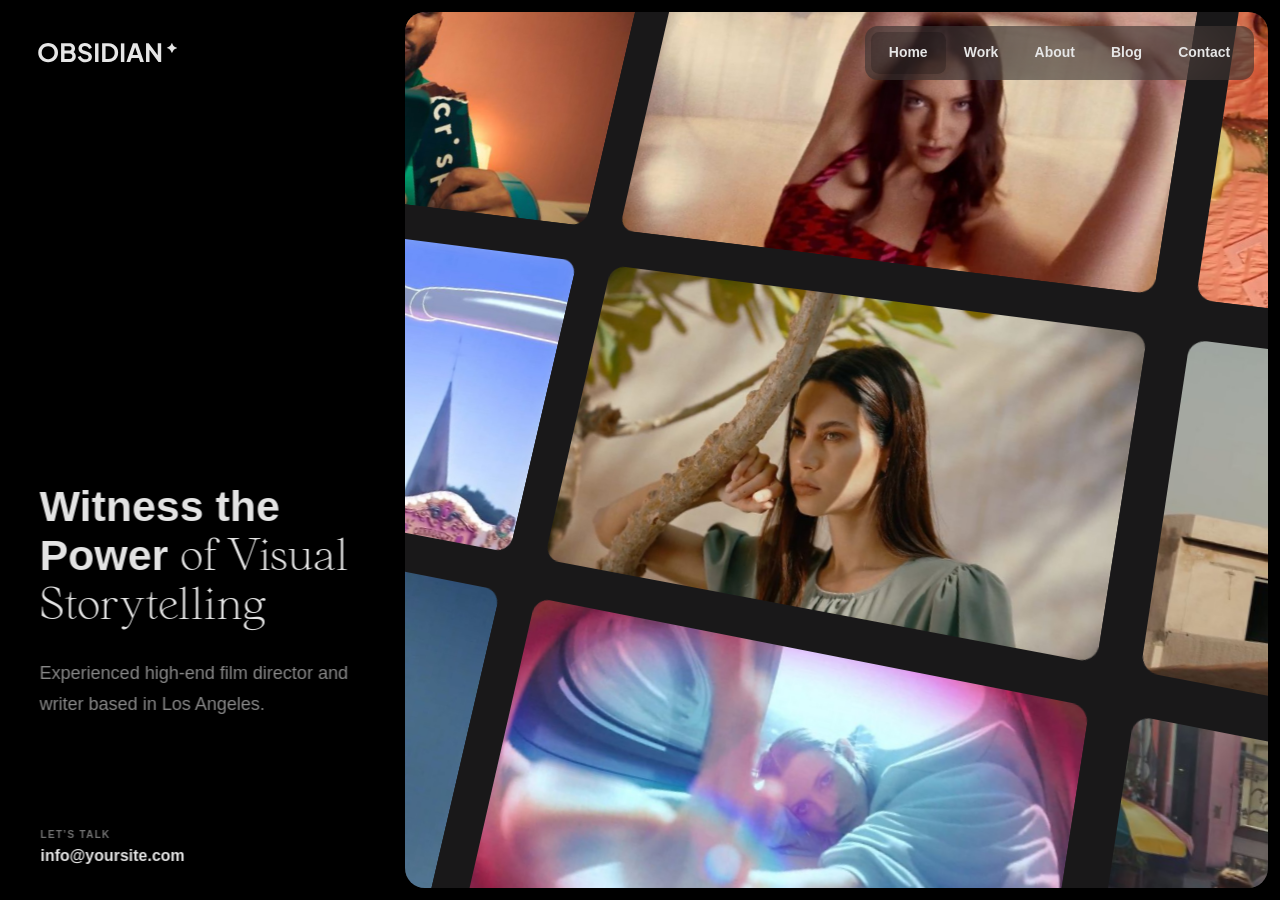
<file: index.html>
﻿<!doctype html>
<html
  data-wf-domain=""
  data-wf-page="640d124abc45fd7ad4362056"
  data-wf-site="640d124abc45fd23e3362055"
  lang="en"
>
  <head>
    <meta charset="utf-8" />
    <link
      href="https://assets-global.website-files.com"
      rel="preconnect"
      crossorigin="anonymous"
    />
    <title>Home A - Obsidian - Webflow HTML website template</title>
   
    <link
      href="640d124abc45fd23e3362055/css/obsidian-template.webflow.c4ac5a4dd.css"
      rel="stylesheet"
      type="text/css"
    />
    <style>
      @media (min-width: 992px) {
        html.w-mod-js:not(.w-mod-ix)
          [data-w-id="c00226a1-080f-97d5-c786-23ac7da40f17"] {
          display: none;
        }
        html.w-mod-js:not(.w-mod-ix)
          [data-w-id="e2a44cb6-e23a-4745-e5c8-bd9204df7cf8"] {
          display: none;
        }
        html.w-mod-js:not(.w-mod-ix)
          [data-w-id="79108424-ea6e-323f-866f-b333f4e87508"] {
          display: none;
        }
        html.w-mod-js:not(.w-mod-ix)
          [data-w-id="8a4515c9-85a3-04eb-a4a5-ff5b5ddcc27b"] {
          display: none;
        }
        html.w-mod-js:not(.w-mod-ix)
          [data-w-id="8cc8b5f5-9e67-e88c-939f-081a75c57fda"] {
          display: none;
        }
        html.w-mod-js:not(.w-mod-ix)
          [data-w-id="189b958c-2945-7767-a0ac-5aa33b1cf825"] {
          display: none;
        }
        html.w-mod-js:not(.w-mod-ix)
          [data-w-id="c58d7300-d47f-84b5-0d4f-40c5e1c8fc5c"] {
          display: none;
        }
        html.w-mod-js:not(.w-mod-ix)
          [data-w-id="5615d716-8473-c162-eca5-1d82ffa6352e"] {
          display: none;
        }
        html.w-mod-js:not(.w-mod-ix)
          [data-w-id="080e7087-2034-2301-c999-af29f7a0cfb1"] {
          display: none;
        }
        html.w-mod-js:not(.w-mod-ix)
          [data-w-id="9b013d1b-4711-8f84-bf77-8ffdc65b6436"] {
          -webkit-transform: translate3d(0, 0, 0) scale3d(1, 1, 1)
            rotateX(11deg) rotateY(-11deg) rotateZ(11deg) skew(0, 0);
          -moz-transform: translate3d(0, 0, 0) scale3d(1, 1, 1) rotateX(11deg)
            rotateY(-11deg) rotateZ(11deg) skew(0, 0);
          -ms-transform: translate3d(0, 0, 0) scale3d(1, 1, 1) rotateX(11deg)
            rotateY(-11deg) rotateZ(11deg) skew(0, 0);
          transform: translate3d(0, 0, 0) scale3d(1, 1, 1) rotateX(11deg)
            rotateY(-11deg) rotateZ(11deg) skew(0, 0);
          transform-style: preserve-3d;
        }
      }
    </style>
    <link href="https://fonts.googleapis.com" rel="preconnect" />
    <link
      href="https://fonts.gstatic.com"
      rel="preconnect"
      crossorigin="anonymous"
    />
    
    <script type="text/javascript">
      !(function (o, c) {
        var n = c.documentElement,
          t = " w-mod-";
        ((n.className += t + "js"),
          ("ontouchstart" in o ||
            (o.DocumentTouch && c instanceof DocumentTouch)) &&
            (n.className += t + "touch"));
      })(window, document);
    </script>
    <link
      href="640d124abc45fd23e3362055/640d168e44ffd07f69a192da_Favicon.png"
      rel="shortcut icon"
      type="image/x-icon"
    />
    <link
      href="640d124abc45fd23e3362055/640d1692eb1e2735ddbdc70a_Webclip.png"
      rel="apple-touch-icon"
    />
  </head>
  <body>
    <div class="logo">
      <a href="index.htm" class="brand w-nav-brand"
        ><img
          src="640d124abc45fd23e3362055/640e637965176ee7cfa632a2_logo.svg"
          loading="eager"
          alt=""
          class="image-logo"
      /></a>
    </div>
    <div
      data-animation="default"
      data-collapse="small"
      data-duration="400"
      data-easing="ease"
      data-easing2="ease"
      role="banner"
      class="navbar w-nav"
    >
      <div class="block-navbar">
        <nav role="navigation" class="nav-menu w-nav-menu">
          <a href="index.html" class="nav-link w-nav-link">Home<br /></a
          ><a href="work.html" class="nav-link w-nav-link">Work<br /></a
          ><a href="/about.html" class="nav-link w-nav-link">About<br /></a
          ><a href="/blog.html" class="nav-link w-nav-link">Blog<br /></a
          ><a href="/contact.html" class="nav-link w-nav-link"
            >Contact<br
          /></a>
        </nav>
        <div class="menu-button w-nav-button">
          <div class="icon-menu w-icon-nav-menu"></div>
        </div>
      </div>
    </div>
    <div class="section-hero">
      <div class="w-layout-grid grid-hero-a">
        <div
          id="w-node-f7b7a4ae-9e87-1db1-5504-56d64dc709d4-d4362056"
          style="opacity: 0"
          class="hero-a"
        >
          <div
            style="
              -webkit-transform: translate3d(4em, 0, 0) scale3d(1, 1, 1)
                rotateX(0) rotateY(0) rotateZ(0) skew(0, 0);
              -moz-transform: translate3d(4em, 0, 0) scale3d(1, 1, 1) rotateX(0)
                rotateY(0) rotateZ(0) skew(0, 0);
              -ms-transform: translate3d(4em, 0, 0) scale3d(1, 1, 1) rotateX(0)
                rotateY(0) rotateZ(0) skew(0, 0);
              transform: translate3d(4em, 0, 0) scale3d(1, 1, 1) rotateX(0)
                rotateY(0) rotateZ(0) skew(0, 0);
            "
            class="block-hero"
          >
            <h1 class="heading-hero">
              Witness the Power
              <span class="text-span">of Visual Storytelling</span>
            </h1>
            <p class="paragraph-hero">
              Experienced high-end film director and writer based in Los
              Angeles.
            </p>
          </div>
          <div
            style="
              -webkit-transform: translate3d(4em, 0, 0) scale3d(1, 1, 1)
                rotateX(0) rotateY(0) rotateZ(0) skew(0, 0);
              -moz-transform: translate3d(4em, 0, 0) scale3d(1, 1, 1) rotateX(0)
                rotateY(0) rotateZ(0) skew(0, 0);
              -ms-transform: translate3d(4em, 0, 0) scale3d(1, 1, 1) rotateX(0)
                rotateY(0) rotateZ(0) skew(0, 0);
              transform: translate3d(4em, 0, 0) scale3d(1, 1, 1) rotateX(0)
                rotateY(0) rotateZ(0) skew(0, 0);
            "
            class="link-block"
          >
            <div class="text-info">Let’s talk</div>
            <a
              data-w-id="1166bbac-d662-aaf2-2ec6-73a4798d1bee"
              href="#"
              class="link-motion w-inline-block"
              ><div class="link-motion-text">info@yoursite.com</div>
              <div class="link-motion-text absolute">info@yoursite.com</div></a
            >
          </div>
        </div>
        <div
          id="w-node-_6847cd84-5a68-23c2-53ae-0a12d7ef874f-d4362056"
          data-w-id="6847cd84-5a68-23c2-53ae-0a12d7ef874f"
          style="width: 0.1%"
          class="project-hero-a"
        >
          <div
            data-w-id="9b013d1b-4711-8f84-bf77-8ffdc65b6436"
            class="w-layout-grid grid-project-a"
          >
            <a
              href="#"
              id="w-node-_2e0d7e89-6d16-341c-0a86-19d0142fa770-d4362056"
              data-w-id="2e0d7e89-6d16-341c-0a86-19d0142fa770"
              class="lightbox-link w-inline-block w-lightbox"
              ><img
                src="640d124abc45fd23e3362055/640ec82153155cbe1e64b3a7_1_Crisp%20TVC%20on%20Vimeo-0002.jpg"
                loading="eager"
                style="
                  -webkit-transform: translate3d(-100%, null, 0)
                    scale3d(1, 1, 1) rotateX(0) rotateY(0) rotateZ(0) skew(0, 0);
                  -moz-transform: translate3d(-100%, null, 0) scale3d(1, 1, 1)
                    rotateX(0) rotateY(0) rotateZ(0) skew(0, 0);
                  -ms-transform: translate3d(-100%, null, 0) scale3d(1, 1, 1)
                    rotateX(0) rotateY(0) rotateZ(0) skew(0, 0);
                  transform: translate3d(-100%, null, 0) scale3d(1, 1, 1)
                    rotateX(0) rotateY(0) rotateZ(0) skew(0, 0);
                "
                sizes="(max-width: 479px) 90vw, (max-width: 767px) 80vw, (max-width: 991px) 52vw, 44vw"
                alt=""
                srcset="
                  640d124abc45fd23e3362055/640ec82153155cbe1e64b3a7_1_Crisp%20TVC%20on%20Vimeo-0002-p-500.jpg   500w,
                  640d124abc45fd23e3362055/640ec82153155cbe1e64b3a7_1_Crisp%20TVC%20on%20Vimeo-0002-p-800.jpg   800w,
                  640d124abc45fd23e3362055/640ec82153155cbe1e64b3a7_1_Crisp%20TVC%20on%20Vimeo-0002-p-1080.jpg 1080w,
                  640d124abc45fd23e3362055/640ec82153155cbe1e64b3a7_1_Crisp%20TVC%20on%20Vimeo-0002-1.jpg      1920w
                "
                class="image-hover"
              />
              <div
                data-poster-url="https://cdn.prod.website-files.com/640d124abc45fd23e3362055/640ecdd4ec61394f33311a88_1_Crisp TVC on Vimeo-poster-00001.jpg"
                data-video-urls="https://cdn.prod.website-files.com/640d124abc45fd23e3362055/640ecdd4ec61394f33311a88_1_Crisp TVC on Vimeo-transcode.mp4,https://cdn.prod.website-files.com/640d124abc45fd23e3362055/640ecdd4ec61394f33311a88_1_Crisp TVC on Vimeo-transcode.webm"
                data-autoplay="true"
                data-loop="true"
                data-wf-ignore="true"
                data-w-id="c00226a1-080f-97d5-c786-23ac7da40f17"
                style="
                  -webkit-transform: translate3d(-100%, 0, 0) scale3d(1, 1, 1)
                    rotateX(0) rotateY(0) rotateZ(0) skew(0, 0);
                  -moz-transform: translate3d(-100%, 0, 0) scale3d(1, 1, 1)
                    rotateX(0) rotateY(0) rotateZ(0) skew(0, 0);
                  -ms-transform: translate3d(-100%, 0, 0) scale3d(1, 1, 1)
                    rotateX(0) rotateY(0) rotateZ(0) skew(0, 0);
                  transform: translate3d(-100%, 0, 0) scale3d(1, 1, 1)
                    rotateX(0) rotateY(0) rotateZ(0) skew(0, 0);
                "
                class="background-video w-background-video w-background-video-atom"
              >
                <video
                  id="c00226a1-080f-97d5-c786-23ac7da40f17-video"
                  autoplay=""
                  loop=""
                  style="
                    background-image: url(&quot;640d124abc45fd23e3362055/640ecdd4ec61394f33311a88_1_Crisp TVC on Vimeo-poster-00001.jpg&quot;);
                  "
                  muted=""
                  playsinline=""
                  data-wf-ignore="true"
                  data-object-fit="cover"
                >
                  <source
                    src="640d124abc45fd23e3362055/640ecdd4ec61394f33311a88_1_Crisp%20TVC%20on%20Vimeo-transcode.mp4"
                    data-wf-ignore="true"
                  />
                  <source
                    src="640d124abc45fd23e3362055/640ecdd4ec61394f33311a88_1_Crisp%20TVC%20on%20Vimeo-transcode.webm"
                    data-wf-ignore="true"
                  />
                </video>
              </div>
              <div class="block-project-text">
                <h6 class="heading-project">Crisp</h6>
                <div class="subheading-project">Commercial Ad</div>
              </div>
              <script type="application/json" class="w-json">
                {
                  "items": [
                    {
                      "url": "https://vimeo.com/639635624",
                      "originalUrl": "https://vimeo.com/639635624",
                      "width": 940,
                      "height": 529,
                      "thumbnailUrl": "https://i.vimeocdn.com/video/1286320359-73abd7e9e58bc0d81c0fcc5197236c91671253fe84cd2e8a7_1280",
                      "html": "<iframe class=\"embedly-embed\" src=\"//cdn.embedly.com/widgets/media.html?src=https%3A%2F%2Fplayer.vimeo.com%2Fvideo%2F639635624%3Fh%3Df6a2865aeb%26app_id%3D122963&dntp=1&display_name=Vimeo&url=https%3A%2F%2Fvimeo.com%2F639635624&image=https%3A%2F%2Fi.vimeocdn.com%2Fvideo%2F1286320359-73abd7e9e58bc0d81c0fcc5197236c91671253fe84cd2e8a7_1280&key=96f1f04c5f4143bcb0f2e68c87d65feb&type=text%2Fhtml&schema=vimeo\" width=\"940\" height=\"529\" scrolling=\"no\" title=\"Vimeo embed\" frameborder=\"0\" allow=\"autoplay; fullscreen\" allowfullscreen=\"true\"></iframe>",
                      "type": "video"
                    }
                  ],
                  "group": ""
                }
              </script></a
            ><a
              href="#"
              id="w-node-e2a44cb6-e23a-4745-e5c8-bd9204df7cf6-d4362056"
              data-w-id="e2a44cb6-e23a-4745-e5c8-bd9204df7cf6"
              class="lightbox-link w-inline-block w-lightbox"
              ><img
                src="640d124abc45fd23e3362055/640ec8226be61f1adf95e65e_2_Offline%20by%20Aerie%20TV%20ad%20for%20Dancing%20With%20Stars-0001.jpg"
                loading="eager"
                style="
                  -webkit-transform: translate3d(-100%, null, 0)
                    scale3d(1, 1, 1) rotateX(0) rotateY(0) rotateZ(0) skew(0, 0);
                  -moz-transform: translate3d(-100%, null, 0) scale3d(1, 1, 1)
                    rotateX(0) rotateY(0) rotateZ(0) skew(0, 0);
                  -ms-transform: translate3d(-100%, null, 0) scale3d(1, 1, 1)
                    rotateX(0) rotateY(0) rotateZ(0) skew(0, 0);
                  transform: translate3d(-100%, null, 0) scale3d(1, 1, 1)
                    rotateX(0) rotateY(0) rotateZ(0) skew(0, 0);
                "
                sizes="(max-width: 479px) 90vw, (max-width: 767px) 80vw, (max-width: 991px) 52vw, 44vw"
                alt=""
                srcset="
                  640d124abc45fd23e3362055/640ec8226be61f1adf95e65e_2_Offline%20by%20Aerie%20TV%20ad%20for%20Dancing%20With%20Stars-0001-p-500.jpg   500w,
                  640d124abc45fd23e3362055/640ec8226be61f1adf95e65e_2_Offline%20by%20Aerie%20TV%20ad%20for%20Dancing%20With%20Stars-0001-p-800.jpg   800w,
                  640d124abc45fd23e3362055/640ec8226be61f1adf95e65e_2_Offline%20by%20Aerie%20TV%20ad%20for%20Dancing%20With%20Stars-0001-p-1080.jpg 1080w,
                  640d124abc45fd23e3362055/640ec8226be61f1adf95e65e_2_Offline%20by%20Aerie%20TV%20ad%20for%20Dancing%20With%20Stars-0001-1.jpg      1920w
                "
                class="image-hover"
              />
              <div
                data-poster-url="https://cdn.prod.website-files.com/640d124abc45fd23e3362055/640eca40be4a447bbd64798c_2_Offline by Aerie TV ad for Dancing With Stars-poster-00001.jpg"
                data-video-urls="https://cdn.prod.website-files.com/640d124abc45fd23e3362055/640eca40be4a447bbd64798c_2_Offline by Aerie TV ad for Dancing With Stars-transcode.mp4,https://cdn.prod.website-files.com/640d124abc45fd23e3362055/640eca40be4a447bbd64798c_2_Offline by Aerie TV ad for Dancing With Stars-transcode.webm"
                data-autoplay="true"
                data-loop="true"
                data-wf-ignore="true"
                data-w-id="e2a44cb6-e23a-4745-e5c8-bd9204df7cf8"
                style="
                  -webkit-transform: translate3d(-100%, 0, 0) scale3d(1, 1, 1)
                    rotateX(0) rotateY(0) rotateZ(0) skew(0, 0);
                  -moz-transform: translate3d(-100%, 0, 0) scale3d(1, 1, 1)
                    rotateX(0) rotateY(0) rotateZ(0) skew(0, 0);
                  -ms-transform: translate3d(-100%, 0, 0) scale3d(1, 1, 1)
                    rotateX(0) rotateY(0) rotateZ(0) skew(0, 0);
                  transform: translate3d(-100%, 0, 0) scale3d(1, 1, 1)
                    rotateX(0) rotateY(0) rotateZ(0) skew(0, 0);
                "
                class="background-video w-background-video w-background-video-atom"
              >
                <video
                  id="e2a44cb6-e23a-4745-e5c8-bd9204df7cf8-video"
                  autoplay=""
                  loop=""
                  style="
                    background-image: url(&quot;640d124abc45fd23e3362055/640eca40be4a447bbd64798c_2_Offline by Aerie TV ad for Dancing With Stars-poster-00001.jpg&quot;);
                  "
                  muted=""
                  playsinline=""
                  data-wf-ignore="true"
                  data-object-fit="cover"
                >
                  <source
                    src="640d124abc45fd23e3362055/640eca40be4a447bbd64798c_2_Offline%20by%20Aerie%20TV%20ad%20for%20Dancing%20With%20Stars-transcode.mp4"
                    data-wf-ignore="true"
                  />
                  <source
                    src="640d124abc45fd23e3362055/640eca40be4a447bbd64798c_2_Offline%20by%20Aerie%20TV%20ad%20for%20Dancing%20With%20Stars-transcode.webm"
                    data-wf-ignore="true"
                  />
                </video>
              </div>
              <div class="block-project-text">
                <h6 class="heading-project">Dancing With Stars</h6>
                <div class="subheading-project">Offline by Aerie TV</div>
              </div>
              <script type="application/json" class="w-json">
                {
                  "items": [
                    {
                      "url": "https://vimeo.com/677792486",
                      "originalUrl": "https://vimeo.com/677792486",
                      "width": 940,
                      "height": 529,
                      "thumbnailUrl": "https://i.vimeocdn.com/video/1373675352-896b7792119a1502c6a3d4d30d0d0f19835ca25676149dd19a75d2aa119099e1-d_1280",
                      "html": "<iframe class=\"embedly-embed\" src=\"//cdn.embedly.com/widgets/media.html?src=https%3A%2F%2Fplayer.vimeo.com%2Fvideo%2F677792486%3Fh%3Df10f57e532%26app_id%3D122963&dntp=1&display_name=Vimeo&url=https%3A%2F%2Fvimeo.com%2F677792486&image=https%3A%2F%2Fi.vimeocdn.com%2Fvideo%2F1373675352-896b7792119a1502c6a3d4d30d0d0f19835ca25676149dd19a75d2aa119099e1-d_1280&key=96f1f04c5f4143bcb0f2e68c87d65feb&type=text%2Fhtml&schema=vimeo\" width=\"940\" height=\"529\" scrolling=\"no\" title=\"Vimeo embed\" frameborder=\"0\" allow=\"autoplay; fullscreen\" allowfullscreen=\"true\"></iframe>",
                      "type": "video"
                    }
                  ],
                  "group": ""
                }
              </script></a
            ><a
              href="#"
              id="w-node-_189b958c-2945-7767-a0ac-5aa33b1cf823-d4362056"
              data-w-id="189b958c-2945-7767-a0ac-5aa33b1cf823"
              class="lightbox-link w-inline-block w-lightbox"
              ><img
                src="640d124abc45fd23e3362055/640ec8220737ed046fb71b3a_3_BOLS%20cocktails-0001.jpg"
                loading="eager"
                style="
                  -webkit-transform: translate3d(-100%, null, 0)
                    scale3d(1, 1, 1) rotateX(0) rotateY(0) rotateZ(0) skew(0, 0);
                  -moz-transform: translate3d(-100%, null, 0) scale3d(1, 1, 1)
                    rotateX(0) rotateY(0) rotateZ(0) skew(0, 0);
                  -ms-transform: translate3d(-100%, null, 0) scale3d(1, 1, 1)
                    rotateX(0) rotateY(0) rotateZ(0) skew(0, 0);
                  transform: translate3d(-100%, null, 0) scale3d(1, 1, 1)
                    rotateX(0) rotateY(0) rotateZ(0) skew(0, 0);
                "
                sizes="(max-width: 479px) 90vw, (max-width: 767px) 80vw, (max-width: 991px) 52vw, 44vw"
                alt=""
                srcset="
                  640d124abc45fd23e3362055/640ec8220737ed046fb71b3a_3_BOLS%20cocktails-0001-p-500.jpg   500w,
                  640d124abc45fd23e3362055/640ec8220737ed046fb71b3a_3_BOLS%20cocktails-0001-p-800.jpg   800w,
                  640d124abc45fd23e3362055/640ec8220737ed046fb71b3a_3_BOLS%20cocktails-0001-p-1080.jpg 1080w,
                  640d124abc45fd23e3362055/640ec8220737ed046fb71b3a_3_BOLS%20cocktails-0001-p-1600.jpg 1600w,
                  640d124abc45fd23e3362055/640ec8220737ed046fb71b3a_3_BOLS%20cocktails-0001-1.jpg      1920w
                "
                class="image-hover"
              />
              <div
                data-poster-url="https://cdn.prod.website-files.com/640d124abc45fd23e3362055/640ecd96d1a77e000b9bbbae_3_BOLS cocktails-poster-00001.jpg"
                data-video-urls="https://cdn.prod.website-files.com/640d124abc45fd23e3362055/640ecd96d1a77e000b9bbbae_3_BOLS cocktails-transcode.mp4,https://cdn.prod.website-files.com/640d124abc45fd23e3362055/640ecd96d1a77e000b9bbbae_3_BOLS cocktails-transcode.webm"
                data-autoplay="true"
                data-loop="true"
                data-wf-ignore="true"
                data-w-id="189b958c-2945-7767-a0ac-5aa33b1cf825"
                style="
                  -webkit-transform: translate3d(-100%, 0, 0) scale3d(1, 1, 1)
                    rotateX(0) rotateY(0) rotateZ(0) skew(0, 0);
                  -moz-transform: translate3d(-100%, 0, 0) scale3d(1, 1, 1)
                    rotateX(0) rotateY(0) rotateZ(0) skew(0, 0);
                  -ms-transform: translate3d(-100%, 0, 0) scale3d(1, 1, 1)
                    rotateX(0) rotateY(0) rotateZ(0) skew(0, 0);
                  transform: translate3d(-100%, 0, 0) scale3d(1, 1, 1)
                    rotateX(0) rotateY(0) rotateZ(0) skew(0, 0);
                "
                class="background-video w-background-video w-background-video-atom"
              >
                <video
                  id="189b958c-2945-7767-a0ac-5aa33b1cf825-video"
                  autoplay=""
                  loop=""
                  style="
                    background-image: url(&quot;640d124abc45fd23e3362055/640ecd96d1a77e000b9bbbae_3_BOLS cocktails-poster-00001.jpg&quot;);
                  "
                  muted=""
                  playsinline=""
                  data-wf-ignore="true"
                  data-object-fit="cover"
                >
                  <source
                    src="640d124abc45fd23e3362055/640ecd96d1a77e000b9bbbae_3_BOLS%20cocktails-transcode.mp4"
                    data-wf-ignore="true"
                  />
                  <source
                    src="640d124abc45fd23e3362055/640ecd96d1a77e000b9bbbae_3_BOLS%20cocktails-transcode.webm"
                    data-wf-ignore="true"
                  />
                </video>
              </div>
              <div class="block-project-text">
                <h6 class="heading-project">Bols</h6>
                <div class="subheading-project">Cocktails Brand</div>
              </div>
              <script type="application/json" class="w-json">
                {
                  "items": [
                    {
                      "url": "https://vimeo.com/640277204",
                      "originalUrl": "https://vimeo.com/640277204",
                      "width": 940,
                      "height": 529,
                      "thumbnailUrl": "https://i.vimeocdn.com/video/1287764944-b484d0d74f1059444771b19a15b8d796ddfd2e8742575d743_1280",
                      "html": "<iframe class=\"embedly-embed\" src=\"//cdn.embedly.com/widgets/media.html?src=https%3A%2F%2Fplayer.vimeo.com%2Fvideo%2F640277204%3Fh%3D3576372b8c%26app_id%3D122963&dntp=1&display_name=Vimeo&url=https%3A%2F%2Fvimeo.com%2F640277204&image=https%3A%2F%2Fi.vimeocdn.com%2Fvideo%2F1287764944-b484d0d74f1059444771b19a15b8d796ddfd2e8742575d743_1280&key=96f1f04c5f4143bcb0f2e68c87d65feb&type=text%2Fhtml&schema=vimeo\" width=\"940\" height=\"529\" scrolling=\"no\" title=\"Vimeo embed\" frameborder=\"0\" allow=\"autoplay; fullscreen\" allowfullscreen=\"true\"></iframe>",
                      "type": "video"
                    }
                  ],
                  "group": ""
                }
              </script></a
            ><a
              href="#"
              id="w-node-_8cc8b5f5-9e67-e88c-939f-081a75c57fd8-d4362056"
              data-w-id="8cc8b5f5-9e67-e88c-939f-081a75c57fd8"
              class="lightbox-link w-inline-block w-lightbox"
              ><img
                src="640d124abc45fd23e3362055/640ec8216093c91b9b19bc86_6_TRACA%20%27People%20On%20The%20Sand%27%20Music%20video-0001.jpg"
                loading="eager"
                style="
                  -webkit-transform: translate3d(-100%, null, 0)
                    scale3d(1, 1, 1) rotateX(0) rotateY(0) rotateZ(0) skew(0, 0);
                  -moz-transform: translate3d(-100%, null, 0) scale3d(1, 1, 1)
                    rotateX(0) rotateY(0) rotateZ(0) skew(0, 0);
                  -ms-transform: translate3d(-100%, null, 0) scale3d(1, 1, 1)
                    rotateX(0) rotateY(0) rotateZ(0) skew(0, 0);
                  transform: translate3d(-100%, null, 0) scale3d(1, 1, 1)
                    rotateX(0) rotateY(0) rotateZ(0) skew(0, 0);
                "
                sizes="(max-width: 479px) 90vw, (max-width: 767px) 80vw, (max-width: 991px) 52vw, 44vw"
                alt=""
                srcset="
                  640d124abc45fd23e3362055/640ec8216093c91b9b19bc86_6_TRACA%20%27People%20On%20The%20Sand%27%20Music%20video-0001-p-500.jpg  500w,
                  640d124abc45fd23e3362055/640ec8216093c91b9b19bc86_6_TRACA%20%27People%20On%20The%20Sand%27%20Music%20video-0001-p-800.jpg  800w,
                  640d124abc45fd23e3362055/640ec8216093c91b9b19bc86_6_TRACA%20%27People%20On%20The%20Sand%27%20Music%20video-0001-1.jpg     1280w
                "
                class="image-hover"
              />
              <div
                data-poster-url="https://cdn.prod.website-files.com/640d124abc45fd23e3362055/640ece24a521a5fcb86da1c7_6_TRACA &#x27;People On The Sand&#x27; Music video-poster-00001.jpg"
                data-video-urls="https://cdn.prod.website-files.com/640d124abc45fd23e3362055/640ece24a521a5fcb86da1c7_6_TRACA &#x27;People On The Sand&#x27; Music video-transcode.mp4,https://cdn.prod.website-files.com/640d124abc45fd23e3362055/640ece24a521a5fcb86da1c7_6_TRACA &#x27;People On The Sand&#x27; Music video-transcode.webm"
                data-autoplay="true"
                data-loop="true"
                data-wf-ignore="true"
                data-w-id="8cc8b5f5-9e67-e88c-939f-081a75c57fda"
                style="
                  -webkit-transform: translate3d(-100%, 0, 0) scale3d(1, 1, 1)
                    rotateX(0) rotateY(0) rotateZ(0) skew(0, 0);
                  -moz-transform: translate3d(-100%, 0, 0) scale3d(1, 1, 1)
                    rotateX(0) rotateY(0) rotateZ(0) skew(0, 0);
                  -ms-transform: translate3d(-100%, 0, 0) scale3d(1, 1, 1)
                    rotateX(0) rotateY(0) rotateZ(0) skew(0, 0);
                  transform: translate3d(-100%, 0, 0) scale3d(1, 1, 1)
                    rotateX(0) rotateY(0) rotateZ(0) skew(0, 0);
                "
                class="background-video w-background-video w-background-video-atom"
              >
                <video
                  id="8cc8b5f5-9e67-e88c-939f-081a75c57fda-video"
                  autoplay=""
                  loop=""
                  style="
                    background-image: url(&quot;640d124abc45fd23e3362055/640ece24a521a5fcb86da1c7_6_TRACA 'People On The Sand' Music video-poster-00001.jpg&quot;);
                  "
                  muted=""
                  playsinline=""
                  data-wf-ignore="true"
                  data-object-fit="cover"
                >
                  <source
                    src="640d124abc45fd23e3362055/640ece24a521a5fcb86da1c7_6_TRACA%20%27People%20On%20The%20Sand%27%20Music%20video-transcode.mp4"
                    data-wf-ignore="true"
                  />
                  <source
                    src="640d124abc45fd23e3362055/640ece24a521a5fcb86da1c7_6_TRACA%20%27People%20On%20The%20Sand%27%20Music%20video-transcode.webm"
                    data-wf-ignore="true"
                  />
                </video>
              </div>
              <div class="block-project-text">
                <h6 class="heading-project">People On The Sand</h6>
                <div class="subheading-project">Music Video</div>
              </div>
              <script type="application/json" class="w-json">
                {
                  "items": [
                    {
                      "url": "https://vimeo.com/127126984",
                      "originalUrl": "https://vimeo.com/127126984",
                      "width": 940,
                      "height": 529,
                      "thumbnailUrl": "https://i.vimeocdn.com/video/517804654-b2affdd84a895ac753a19051197c7d881fd92f38b1b3ad8aa9dc7865c8dc211f-d_1280",
                      "html": "<iframe class=\"embedly-embed\" src=\"//cdn.embedly.com/widgets/media.html?src=https%3A%2F%2Fplayer.vimeo.com%2Fvideo%2F127126984%3Fh%3Daca313a49f%26app_id%3D122963&dntp=1&display_name=Vimeo&url=https%3A%2F%2Fvimeo.com%2F127126984&image=https%3A%2F%2Fi.vimeocdn.com%2Fvideo%2F517804654-b2affdd84a895ac753a19051197c7d881fd92f38b1b3ad8aa9dc7865c8dc211f-d_1280&key=96f1f04c5f4143bcb0f2e68c87d65feb&type=text%2Fhtml&schema=vimeo\" width=\"940\" height=\"529\" scrolling=\"no\" title=\"Vimeo embed\" frameborder=\"0\" allow=\"autoplay; fullscreen\" allowfullscreen=\"true\"></iframe>",
                      "type": "video"
                    }
                  ],
                  "group": ""
                }
              </script></a
            ><a
              href="#"
              id="w-node-_8a4515c9-85a3-04eb-a4a5-ff5b5ddcc279-d4362056"
              data-w-id="8a4515c9-85a3-04eb-a4a5-ff5b5ddcc279"
              class="lightbox-link w-inline-block w-lightbox"
              ><img
                src="640d124abc45fd23e3362055/640eae450737ed501bb54d8d_5_Swiss%20Arabian%20Campaign%20film-0001.jpg"
                loading="eager"
                style="
                  -webkit-transform: translate3d(-100%, null, 0)
                    scale3d(1, 1, 1) rotateX(0) rotateY(0) rotateZ(0) skew(0, 0);
                  -moz-transform: translate3d(-100%, null, 0) scale3d(1, 1, 1)
                    rotateX(0) rotateY(0) rotateZ(0) skew(0, 0);
                  -ms-transform: translate3d(-100%, null, 0) scale3d(1, 1, 1)
                    rotateX(0) rotateY(0) rotateZ(0) skew(0, 0);
                  transform: translate3d(-100%, null, 0) scale3d(1, 1, 1)
                    rotateX(0) rotateY(0) rotateZ(0) skew(0, 0);
                "
                sizes="(max-width: 479px) 90vw, (max-width: 767px) 80vw, (max-width: 991px) 52vw, 44vw"
                alt=""
                srcset="
                  640d124abc45fd23e3362055/640eae450737ed501bb54d8d_5_Swiss%20Arabian%20Campaign%20film-0001-p-500.jpg   500w,
                  640d124abc45fd23e3362055/640eae450737ed501bb54d8d_5_Swiss%20Arabian%20Campaign%20film-0001-p-800.jpg   800w,
                  640d124abc45fd23e3362055/640eae450737ed501bb54d8d_5_Swiss%20Arabian%20Campaign%20film-0001-p-1080.jpg 1080w,
                  640d124abc45fd23e3362055/640eae450737ed501bb54d8d_5_Swiss%20Arabian%20Campaign%20film-0001-p-1600.jpg 1600w,
                  640d124abc45fd23e3362055/640eae450737ed501bb54d8d_5_Swiss%20Arabian%20Campaign%20film-0001-1.jpg      1920w
                "
                class="image-hover"
              />
              <div
                data-poster-url="https://cdn.prod.website-files.com/640d124abc45fd23e3362055/640ea8b4062316b67616f46e_5_Swiss Arabian Campaign film-poster-00001.jpg"
                data-video-urls="https://cdn.prod.website-files.com/640d124abc45fd23e3362055/640ea8b4062316b67616f46e_5_Swiss Arabian Campaign film-transcode.mp4,https://cdn.prod.website-files.com/640d124abc45fd23e3362055/640ea8b4062316b67616f46e_5_Swiss Arabian Campaign film-transcode.webm"
                data-autoplay="true"
                data-loop="true"
                data-wf-ignore="true"
                data-w-id="8a4515c9-85a3-04eb-a4a5-ff5b5ddcc27b"
                style="
                  -webkit-transform: translate3d(-100%, 0, 0) scale3d(1, 1, 1)
                    rotateX(0) rotateY(0) rotateZ(0) skew(0, 0);
                  -moz-transform: translate3d(-100%, 0, 0) scale3d(1, 1, 1)
                    rotateX(0) rotateY(0) rotateZ(0) skew(0, 0);
                  -ms-transform: translate3d(-100%, 0, 0) scale3d(1, 1, 1)
                    rotateX(0) rotateY(0) rotateZ(0) skew(0, 0);
                  transform: translate3d(-100%, 0, 0) scale3d(1, 1, 1)
                    rotateX(0) rotateY(0) rotateZ(0) skew(0, 0);
                "
                class="background-video w-background-video w-background-video-atom"
              >
                <video
                  id="8a4515c9-85a3-04eb-a4a5-ff5b5ddcc27b-video"
                  autoplay=""
                  loop=""
                  style="
                    background-image: url(&quot;640d124abc45fd23e3362055/640ea8b4062316b67616f46e_5_Swiss Arabian Campaign film-poster-00001.jpg&quot;);
                  "
                  muted=""
                  playsinline=""
                  data-wf-ignore="true"
                  data-object-fit="cover"
                >
                  <source
                    src="640d124abc45fd23e3362055/640ea8b4062316b67616f46e_5_Swiss%20Arabian%20Campaign%20film-transcode.mp4"
                    data-wf-ignore="true"
                  />
                  <source
                    src="640d124abc45fd23e3362055/640ea8b4062316b67616f46e_5_Swiss%20Arabian%20Campaign%20film-transcode.webm"
                    data-wf-ignore="true"
                  />
                </video>
              </div>
              <div class="block-project-text">
                <h6 class="heading-project">Swiss Arabian</h6>
                <div class="subheading-project">Campaign Film</div>
              </div>
              <script type="application/json" class="w-json">
                {
                  "items": [
                    {
                      "url": "https://vimeo.com/694553938",
                      "originalUrl": "https://vimeo.com/694553938",
                      "width": 940,
                      "height": 529,
                      "thumbnailUrl": "https://i.vimeocdn.com/video/1405171801-dfeee0484f0e5af43355e8cf1deb35682a23e45c21e2d9660c6aad2aec2d51f4-d_1280",
                      "html": "<iframe class=\"embedly-embed\" src=\"//cdn.embedly.com/widgets/media.html?src=https%3A%2F%2Fplayer.vimeo.com%2Fvideo%2F694553938%3Fh%3D5044393116%26app_id%3D122963&dntp=1&display_name=Vimeo&url=https%3A%2F%2Fvimeo.com%2F694553938&image=https%3A%2F%2Fi.vimeocdn.com%2Fvideo%2F1405171801-dfeee0484f0e5af43355e8cf1deb35682a23e45c21e2d9660c6aad2aec2d51f4-d_1280&key=96f1f04c5f4143bcb0f2e68c87d65feb&type=text%2Fhtml&schema=vimeo\" width=\"940\" height=\"529\" scrolling=\"no\" title=\"Vimeo embed\" frameborder=\"0\" allow=\"autoplay; fullscreen\" allowfullscreen=\"true\"></iframe>",
                      "type": "video"
                    }
                  ],
                  "group": ""
                }
              </script></a
            ><a
              href="#"
              id="w-node-_79108424-ea6e-323f-866f-b333f4e87506-d4362056"
              data-w-id="79108424-ea6e-323f-866f-b333f4e87506"
              class="lightbox-link w-inline-block w-lightbox"
              ><img
                src="640d124abc45fd23e3362055/640eccfd0bae185cf6e97e49_4_Leica%20M11%20x%20BTS%20on%20Vimeo.jpg"
                loading="eager"
                style="
                  -webkit-transform: translate3d(-100%, null, 0)
                    scale3d(1, 1, 1) rotateX(0) rotateY(0) rotateZ(0) skew(0, 0);
                  -moz-transform: translate3d(-100%, null, 0) scale3d(1, 1, 1)
                    rotateX(0) rotateY(0) rotateZ(0) skew(0, 0);
                  -ms-transform: translate3d(-100%, null, 0) scale3d(1, 1, 1)
                    rotateX(0) rotateY(0) rotateZ(0) skew(0, 0);
                  transform: translate3d(-100%, null, 0) scale3d(1, 1, 1)
                    rotateX(0) rotateY(0) rotateZ(0) skew(0, 0);
                "
                sizes="(max-width: 479px) 90vw, (max-width: 767px) 80vw, (max-width: 991px) 52vw, 44vw"
                alt=""
                srcset="
                  640d124abc45fd23e3362055/640eccfd0bae185cf6e97e49_4_Leica%20M11%20x%20BTS%20on%20Vimeo-p-500.jpg   500w,
                  640d124abc45fd23e3362055/640eccfd0bae185cf6e97e49_4_Leica%20M11%20x%20BTS%20on%20Vimeo-p-800.jpg   800w,
                  640d124abc45fd23e3362055/640eccfd0bae185cf6e97e49_4_Leica%20M11%20x%20BTS%20on%20Vimeo-p-1080.jpg 1080w,
                  640d124abc45fd23e3362055/640eccfd0bae185cf6e97e49_4_Leica%20M11%20x%20BTS%20on%20Vimeo-p-1600.jpg 1600w,
                  640d124abc45fd23e3362055/640eccfd0bae185cf6e97e49_4_Leica%20M11%20x%20BTS%20on%20Vimeo-1.jpg      1904w
                "
                class="image-hover"
              />
              <div
                data-poster-url="https://cdn.prod.website-files.com/640d124abc45fd23e3362055/640ecd5653155c1838650b64_4_Leica M11 x BTS on Vimeo-poster-00001.jpg"
                data-video-urls="https://cdn.prod.website-files.com/640d124abc45fd23e3362055/640ecd5653155c1838650b64_4_Leica M11 x BTS on Vimeo-transcode.mp4,https://cdn.prod.website-files.com/640d124abc45fd23e3362055/640ecd5653155c1838650b64_4_Leica M11 x BTS on Vimeo-transcode.webm"
                data-autoplay="true"
                data-loop="true"
                data-wf-ignore="true"
                data-w-id="79108424-ea6e-323f-866f-b333f4e87508"
                style="
                  -webkit-transform: translate3d(-100%, 0, 0) scale3d(1, 1, 1)
                    rotateX(0) rotateY(0) rotateZ(0) skew(0, 0);
                  -moz-transform: translate3d(-100%, 0, 0) scale3d(1, 1, 1)
                    rotateX(0) rotateY(0) rotateZ(0) skew(0, 0);
                  -ms-transform: translate3d(-100%, 0, 0) scale3d(1, 1, 1)
                    rotateX(0) rotateY(0) rotateZ(0) skew(0, 0);
                  transform: translate3d(-100%, 0, 0) scale3d(1, 1, 1)
                    rotateX(0) rotateY(0) rotateZ(0) skew(0, 0);
                "
                class="background-video w-background-video w-background-video-atom"
              >
                <video
                  id="79108424-ea6e-323f-866f-b333f4e87508-video"
                  autoplay=""
                  loop=""
                  style="
                    background-image: url(&quot;640d124abc45fd23e3362055/640ecd5653155c1838650b64_4_Leica M11 x BTS on Vimeo-poster-00001.jpg&quot;);
                  "
                  muted=""
                  playsinline=""
                  data-wf-ignore="true"
                  data-object-fit="cover"
                >
                  <source
                    src="640d124abc45fd23e3362055/640ecd5653155c1838650b64_4_Leica%20M11%20x%20BTS%20on%20Vimeo-transcode.mp4"
                    data-wf-ignore="true"
                  />
                  <source
                    src="640d124abc45fd23e3362055/640ecd5653155c1838650b64_4_Leica%20M11%20x%20BTS%20on%20Vimeo-transcode.webm"
                    data-wf-ignore="true"
                  />
                </video>
              </div>
              <div class="block-project-text">
                <h6 class="heading-project">Leica M11</h6>
                <div class="subheading-project">Behind the Scenes</div>
              </div>
              <script type="application/json" class="w-json">
                {
                  "items": [
                    {
                      "url": "https://vimeo.com/694744429",
                      "originalUrl": "https://vimeo.com/694744429",
                      "width": 940,
                      "height": 529,
                      "thumbnailUrl": "http://i.vimeocdn.com/video/1405493344-8fd7fcdf64bd4d20ccf5e6c392196bab0d6a8a98e3612e8ff76133650f7fdcdf-d_1280",
                      "html": "<iframe class=\"embedly-embed\" src=\"//cdn.embedly.com/widgets/media.html?src=https%3A%2F%2Fplayer.vimeo.com%2Fvideo%2F694744429%3Fh%3Dbd17daaab7%26app_id%3D122963&dntp=1&display_name=Vimeo&url=https%3A%2F%2Fvimeo.com%2F694744429&image=http%3A%2F%2Fi.vimeocdn.com%2Fvideo%2F1405493344-8fd7fcdf64bd4d20ccf5e6c392196bab0d6a8a98e3612e8ff76133650f7fdcdf-d_1280&key=96f1f04c5f4143bcb0f2e68c87d65feb&type=text%2Fhtml&schema=vimeo\" width=\"940\" height=\"529\" scrolling=\"no\" title=\"Vimeo embed\" frameborder=\"0\" allow=\"autoplay; fullscreen\" allowfullscreen=\"true\"></iframe>",
                      "type": "video"
                    }
                  ],
                  "group": ""
                }
              </script></a
            ><a
              href="#"
              id="w-node-_080e7087-2034-2301-c999-af29f7a0cfaf-d4362056"
              data-w-id="080e7087-2034-2301-c999-af29f7a0cfaf"
              class="lightbox-link w-inline-block w-lightbox"
              ><img
                src="640d124abc45fd23e3362055/640ec82191ce9768cba69fce_7_SALONI%20-%20F-W19-0001.jpg"
                loading="eager"
                style="
                  -webkit-transform: translate3d(-100%, null, 0)
                    scale3d(1, 1, 1) rotateX(0) rotateY(0) rotateZ(0) skew(0, 0);
                  -moz-transform: translate3d(-100%, null, 0) scale3d(1, 1, 1)
                    rotateX(0) rotateY(0) rotateZ(0) skew(0, 0);
                  -ms-transform: translate3d(-100%, null, 0) scale3d(1, 1, 1)
                    rotateX(0) rotateY(0) rotateZ(0) skew(0, 0);
                  transform: translate3d(-100%, null, 0) scale3d(1, 1, 1)
                    rotateX(0) rotateY(0) rotateZ(0) skew(0, 0);
                "
                sizes="(max-width: 479px) 90vw, (max-width: 767px) 80vw, (max-width: 991px) 52vw, 44vw"
                alt=""
                srcset="
                  640d124abc45fd23e3362055/640ec82191ce9768cba69fce_7_SALONI%20-%20F-W19-0001-p-500.jpg   500w,
                  640d124abc45fd23e3362055/640ec82191ce9768cba69fce_7_SALONI%20-%20F-W19-0001-p-800.jpg   800w,
                  640d124abc45fd23e3362055/640ec82191ce9768cba69fce_7_SALONI%20-%20F-W19-0001-p-1080.jpg 1080w,
                  640d124abc45fd23e3362055/640ec82191ce9768cba69fce_7_SALONI%20-%20F-W19-0001-1.jpg      1280w
                "
                class="image-hover"
              />
              <div
                data-poster-url="https://cdn.prod.website-files.com/640d124abc45fd23e3362055/640ecb56637b80fa605d299a_7_SALONI - F-W19-poster-00001.jpg"
                data-video-urls="https://cdn.prod.website-files.com/640d124abc45fd23e3362055/640ecb56637b80fa605d299a_7_SALONI - F-W19-transcode.mp4,https://cdn.prod.website-files.com/640d124abc45fd23e3362055/640ecb56637b80fa605d299a_7_SALONI - F-W19-transcode.webm"
                data-autoplay="true"
                data-loop="true"
                data-wf-ignore="true"
                data-w-id="080e7087-2034-2301-c999-af29f7a0cfb1"
                style="
                  -webkit-transform: translate3d(-100%, 0, 0) scale3d(1, 1, 1)
                    rotateX(0) rotateY(0) rotateZ(0) skew(0, 0);
                  -moz-transform: translate3d(-100%, 0, 0) scale3d(1, 1, 1)
                    rotateX(0) rotateY(0) rotateZ(0) skew(0, 0);
                  -ms-transform: translate3d(-100%, 0, 0) scale3d(1, 1, 1)
                    rotateX(0) rotateY(0) rotateZ(0) skew(0, 0);
                  transform: translate3d(-100%, 0, 0) scale3d(1, 1, 1)
                    rotateX(0) rotateY(0) rotateZ(0) skew(0, 0);
                "
                class="background-video w-background-video w-background-video-atom"
              >
                <video
                  id="080e7087-2034-2301-c999-af29f7a0cfb1-video"
                  autoplay=""
                  loop=""
                  style="
                    background-image: url(&quot;640d124abc45fd23e3362055/640ecb56637b80fa605d299a_7_SALONI - F-W19-poster-00001.jpg&quot;);
                  "
                  muted=""
                  playsinline=""
                  data-wf-ignore="true"
                  data-object-fit="cover"
                >
                  <source
                    src="640d124abc45fd23e3362055/640ecb56637b80fa605d299a_7_SALONI%20-%20F-W19-transcode.mp4"
                    data-wf-ignore="true"
                  />
                  <source
                    src="640d124abc45fd23e3362055/640ecb56637b80fa605d299a_7_SALONI%20-%20F-W19-transcode.webm"
                    data-wf-ignore="true"
                  />
                </video>
              </div>
              <div class="block-project-text">
                <h6 class="heading-project">Saloni</h6>
                <div class="subheading-project">Commercial Ad</div>
              </div>
              <script type="application/json" class="w-json">
                {
                  "items": [
                    {
                      "url": "https://vimeo.com/375618716",
                      "originalUrl": "https://vimeo.com/375618716",
                      "width": 940,
                      "height": 529,
                      "thumbnailUrl": "https://i.vimeocdn.com/video/834446228-ee3f6e900db8f9f415ab9667103a6857e197a374bb3375d2ea1222c0ff8438b3-d_1280",
                      "html": "<iframe class=\"embedly-embed\" src=\"//cdn.embedly.com/widgets/media.html?src=https%3A%2F%2Fplayer.vimeo.com%2Fvideo%2F375618716%3Fh%3Df81a3113b6%26app_id%3D122963&dntp=1&display_name=Vimeo&url=https%3A%2F%2Fvimeo.com%2F375618716&image=https%3A%2F%2Fi.vimeocdn.com%2Fvideo%2F834446228-ee3f6e900db8f9f415ab9667103a6857e197a374bb3375d2ea1222c0ff8438b3-d_1280&key=96f1f04c5f4143bcb0f2e68c87d65feb&type=text%2Fhtml&schema=vimeo\" width=\"940\" height=\"529\" scrolling=\"no\" title=\"Vimeo embed\" frameborder=\"0\" allow=\"autoplay; fullscreen\" allowfullscreen=\"true\"></iframe>",
                      "type": "video"
                    }
                  ],
                  "group": ""
                }
              </script></a
            ><a
              href="#"
              id="w-node-_5615d716-8473-c162-eca5-1d82ffa6352c-d4362056"
              data-w-id="5615d716-8473-c162-eca5-1d82ffa6352c"
              class="lightbox-link w-inline-block w-lightbox"
              ><img
                src="640d124abc45fd23e3362055/640ec821bae1c55640046ade_8_IRIEDAILY%20-%20Beware%20of%20the%20Monkey%20on%20Vimeo-0001.jpg"
                loading="eager"
                style="
                  -webkit-transform: translate3d(-100%, null, 0)
                    scale3d(1, 1, 1) rotateX(0) rotateY(0) rotateZ(0) skew(0, 0);
                  -moz-transform: translate3d(-100%, null, 0) scale3d(1, 1, 1)
                    rotateX(0) rotateY(0) rotateZ(0) skew(0, 0);
                  -ms-transform: translate3d(-100%, null, 0) scale3d(1, 1, 1)
                    rotateX(0) rotateY(0) rotateZ(0) skew(0, 0);
                  transform: translate3d(-100%, null, 0) scale3d(1, 1, 1)
                    rotateX(0) rotateY(0) rotateZ(0) skew(0, 0);
                "
                sizes="(max-width: 479px) 90vw, (max-width: 767px) 80vw, (max-width: 991px) 52vw, 44vw"
                alt=""
                srcset="
                  640d124abc45fd23e3362055/640ec821bae1c55640046ade_8_IRIEDAILY%20-%20Beware%20of%20the%20Monkey%20on%20Vimeo-0001-p-500.jpg   500w,
                  640d124abc45fd23e3362055/640ec821bae1c55640046ade_8_IRIEDAILY%20-%20Beware%20of%20the%20Monkey%20on%20Vimeo-0001-p-800.jpg   800w,
                  640d124abc45fd23e3362055/640ec821bae1c55640046ade_8_IRIEDAILY%20-%20Beware%20of%20the%20Monkey%20on%20Vimeo-0001-p-1080.jpg 1080w,
                  640d124abc45fd23e3362055/640ec821bae1c55640046ade_8_IRIEDAILY%20-%20Beware%20of%20the%20Monkey%20on%20Vimeo-0001-1.jpg      1920w
                "
                class="image-hover"
              />
              <div
                data-poster-url="https://cdn.prod.website-files.com/640d124abc45fd23e3362055/640ecaa9db18eb578a523d44_8_IRIEDAILY - Beware of the Monkey on Vimeo-poster-00001.jpg"
                data-video-urls="https://cdn.prod.website-files.com/640d124abc45fd23e3362055/640ecaa9db18eb578a523d44_8_IRIEDAILY - Beware of the Monkey on Vimeo-transcode.mp4,https://cdn.prod.website-files.com/640d124abc45fd23e3362055/640ecaa9db18eb578a523d44_8_IRIEDAILY - Beware of the Monkey on Vimeo-transcode.webm"
                data-autoplay="true"
                data-loop="true"
                data-wf-ignore="true"
                data-w-id="5615d716-8473-c162-eca5-1d82ffa6352e"
                style="
                  -webkit-transform: translate3d(-100%, 0, 0) scale3d(1, 1, 1)
                    rotateX(0) rotateY(0) rotateZ(0) skew(0, 0);
                  -moz-transform: translate3d(-100%, 0, 0) scale3d(1, 1, 1)
                    rotateX(0) rotateY(0) rotateZ(0) skew(0, 0);
                  -ms-transform: translate3d(-100%, 0, 0) scale3d(1, 1, 1)
                    rotateX(0) rotateY(0) rotateZ(0) skew(0, 0);
                  transform: translate3d(-100%, 0, 0) scale3d(1, 1, 1)
                    rotateX(0) rotateY(0) rotateZ(0) skew(0, 0);
                "
                class="background-video w-background-video w-background-video-atom"
              >
                <video
                  id="5615d716-8473-c162-eca5-1d82ffa6352e-video"
                  autoplay=""
                  loop=""
                  style="
                    background-image: url(&quot;640d124abc45fd23e3362055/640ecaa9db18eb578a523d44_8_IRIEDAILY - Beware of the Monkey on Vimeo-poster-00001.jpg&quot;);
                  "
                  muted=""
                  playsinline=""
                  data-wf-ignore="true"
                  data-object-fit="cover"
                >
                  <source
                    src="640d124abc45fd23e3362055/640ecaa9db18eb578a523d44_8_IRIEDAILY%20-%20Beware%20of%20the%20Monkey%20on%20Vimeo-transcode.mp4"
                    data-wf-ignore="true"
                  />
                  <source
                    src="640d124abc45fd23e3362055/640ecaa9db18eb578a523d44_8_IRIEDAILY%20-%20Beware%20of%20the%20Monkey%20on%20Vimeo-transcode.webm"
                    data-wf-ignore="true"
                  />
                </video>
              </div>
              <div class="block-project-text">
                <h6 class="heading-project">Iriedaily</h6>
                <div class="subheading-project">Beware of the Monkey</div>
              </div>
              <script type="application/json" class="w-json">
                {
                  "items": [
                    {
                      "url": "https://vimeo.com/669829484",
                      "originalUrl": "https://vimeo.com/669829484",
                      "width": 940,
                      "height": 529,
                      "thumbnailUrl": "https://i.vimeocdn.com/video/1467986151-a7b014d23cfa02a30c11840746df4f33440e2ae24aa58ad33fc1140a8ec57473-d_1280",
                      "html": "<iframe class=\"embedly-embed\" src=\"//cdn.embedly.com/widgets/media.html?src=https%3A%2F%2Fplayer.vimeo.com%2Fvideo%2F669829484%3Fh%3D633f9bc362%26app_id%3D122963&dntp=1&display_name=Vimeo&url=https%3A%2F%2Fvimeo.com%2F669829484&image=https%3A%2F%2Fi.vimeocdn.com%2Fvideo%2F1467986151-a7b014d23cfa02a30c11840746df4f33440e2ae24aa58ad33fc1140a8ec57473-d_1280&key=96f1f04c5f4143bcb0f2e68c87d65feb&type=text%2Fhtml&schema=vimeo\" width=\"940\" height=\"529\" scrolling=\"no\" title=\"Vimeo embed\" frameborder=\"0\" allow=\"autoplay; fullscreen\" allowfullscreen=\"true\"></iframe>",
                      "type": "video"
                    }
                  ],
                  "group": ""
                }
              </script></a
            ><a
              href="#"
              id="w-node-c58d7300-d47f-84b5-0d4f-40c5e1c8fc5a-d4362056"
              data-w-id="c58d7300-d47f-84b5-0d4f-40c5e1c8fc5a"
              class="lightbox-link w-inline-block w-lightbox"
              ><img
                src="640d124abc45fd23e3362055/640ec82267ef8d834c2e27dc_9_SAMSUNG%20%27Food%20pics%20made%20epic%27%20Spain-0001.jpg"
                loading="eager"
                style="
                  -webkit-transform: translate3d(-100%, null, 0)
                    scale3d(1, 1, 1) rotateX(0) rotateY(0) rotateZ(0) skew(0, 0);
                  -moz-transform: translate3d(-100%, null, 0) scale3d(1, 1, 1)
                    rotateX(0) rotateY(0) rotateZ(0) skew(0, 0);
                  -ms-transform: translate3d(-100%, null, 0) scale3d(1, 1, 1)
                    rotateX(0) rotateY(0) rotateZ(0) skew(0, 0);
                  transform: translate3d(-100%, null, 0) scale3d(1, 1, 1)
                    rotateX(0) rotateY(0) rotateZ(0) skew(0, 0);
                "
                sizes="(max-width: 479px) 90vw, (max-width: 767px) 80vw, (max-width: 991px) 52vw, 44vw"
                alt=""
                srcset="
                  640d124abc45fd23e3362055/640ec82267ef8d834c2e27dc_9_SAMSUNG%20%27Food%20pics%20made%20epic%27%20Spain-0001-p-500.jpg   500w,
                  640d124abc45fd23e3362055/640ec82267ef8d834c2e27dc_9_SAMSUNG%20%27Food%20pics%20made%20epic%27%20Spain-0001-p-800.jpg   800w,
                  640d124abc45fd23e3362055/640ec82267ef8d834c2e27dc_9_SAMSUNG%20%27Food%20pics%20made%20epic%27%20Spain-0001-p-1080.jpg 1080w,
                  640d124abc45fd23e3362055/640ec82267ef8d834c2e27dc_9_SAMSUNG%20%27Food%20pics%20made%20epic%27%20Spain-0001-p-1600.jpg 1600w,
                  640d124abc45fd23e3362055/640ec82267ef8d834c2e27dc_9_SAMSUNG%20%27Food%20pics%20made%20epic%27%20Spain-0001-1.jpg      1920w
                "
                class="image-hover"
              />
              <div
                data-poster-url="https://cdn.prod.website-files.com/640d124abc45fd23e3362055/640ecafd7577f69bc930067a_9_SAMSUNG &#x27;Food pics made epic&#x27; Spain-poster-00001.jpg"
                data-video-urls="https://cdn.prod.website-files.com/640d124abc45fd23e3362055/640ecafd7577f69bc930067a_9_SAMSUNG &#x27;Food pics made epic&#x27; Spain-transcode.mp4,https://cdn.prod.website-files.com/640d124abc45fd23e3362055/640ecafd7577f69bc930067a_9_SAMSUNG &#x27;Food pics made epic&#x27; Spain-transcode.webm"
                data-autoplay="true"
                data-loop="true"
                data-wf-ignore="true"
                data-w-id="c58d7300-d47f-84b5-0d4f-40c5e1c8fc5c"
                style="
                  -webkit-transform: translate3d(-100%, 0, 0) scale3d(1, 1, 1)
                    rotateX(0) rotateY(0) rotateZ(0) skew(0, 0);
                  -moz-transform: translate3d(-100%, 0, 0) scale3d(1, 1, 1)
                    rotateX(0) rotateY(0) rotateZ(0) skew(0, 0);
                  -ms-transform: translate3d(-100%, 0, 0) scale3d(1, 1, 1)
                    rotateX(0) rotateY(0) rotateZ(0) skew(0, 0);
                  transform: translate3d(-100%, 0, 0) scale3d(1, 1, 1)
                    rotateX(0) rotateY(0) rotateZ(0) skew(0, 0);
                "
                class="background-video w-background-video w-background-video-atom"
              >
                <video
                  id="c58d7300-d47f-84b5-0d4f-40c5e1c8fc5c-video"
                  autoplay=""
                  loop=""
                  style="
                    background-image: url(&quot;640d124abc45fd23e3362055/640ecafd7577f69bc930067a_9_SAMSUNG 'Food pics made epic' Spain-poster-00001.jpg&quot;);
                  "
                  muted=""
                  playsinline=""
                  data-wf-ignore="true"
                  data-object-fit="cover"
                >
                  <source
                    src="640d124abc45fd23e3362055/640ecafd7577f69bc930067a_9_SAMSUNG%20%27Food%20pics%20made%20epic%27%20Spain-transcode.mp4"
                    data-wf-ignore="true"
                  />
                  <source
                    src="640d124abc45fd23e3362055/640ecafd7577f69bc930067a_9_SAMSUNG%20%27Food%20pics%20made%20epic%27%20Spain-transcode.webm"
                    data-wf-ignore="true"
                  />
                </video>
              </div>
              <div class="block-project-text">
                <h6 class="heading-project">Samsung</h6>
                <div class="subheading-project">Food Pics Made Epic</div>
              </div>
              <script type="application/json" class="w-json">
                {
                  "items": [
                    {
                      "url": "https://vimeo.com/651570727",
                      "originalUrl": "https://vimeo.com/651570727",
                      "width": 940,
                      "height": 529,
                      "thumbnailUrl": "https://i.vimeocdn.com/video/1314630025-00714a50498f6bafeff99be07a2824ba1d1b04d8a1b49db7fc59a6e08785a33f-d_1280",
                      "html": "<iframe class=\"embedly-embed\" src=\"//cdn.embedly.com/widgets/media.html?src=https%3A%2F%2Fplayer.vimeo.com%2Fvideo%2F651570727%3Fh%3D49894d13f3%26app_id%3D122963&dntp=1&display_name=Vimeo&url=https%3A%2F%2Fvimeo.com%2F651570727&image=https%3A%2F%2Fi.vimeocdn.com%2Fvideo%2F1314630025-00714a50498f6bafeff99be07a2824ba1d1b04d8a1b49db7fc59a6e08785a33f-d_1280&key=96f1f04c5f4143bcb0f2e68c87d65feb&type=text%2Fhtml&schema=vimeo\" width=\"940\" height=\"529\" scrolling=\"no\" title=\"Vimeo embed\" frameborder=\"0\" allow=\"autoplay; fullscreen\" allowfullscreen=\"true\"></iframe>",
                      "type": "video"
                    }
                  ],
                  "group": ""
                }
              </script></a
            >
          </div>
        </div>
      </div>
    </div>
    <script
      src="js/jquery-3.5.1.min.dc5e7f18c8.js?site=640d124abc45fd23e3362055"
      type="text/javascript"
      integrity="sha256-9/aliU8dGd2tb6OSsuzixeV4y/faTqgFtohetphbbj0="
      crossorigin="anonymous"
    ></script>
    <script
      src="640d124abc45fd23e3362055/js/webflow.0b95d3ee0.js"
      type="text/javascript"
    ></script>
  </body>
</html>
</file>
<file: 640d124abc45fd23e3362055/css/obsidian-template.webflow.c4ac5a4dd.css>
﻿html {
  -ms-text-size-adjust: 100%;
  -webkit-text-size-adjust: 100%;
  font-family: sans-serif;
}

body {
  margin: 0;
}

article, aside, details, figcaption, figure, footer, header, hgroup, main, menu, nav, section, summary {
  display: block;
}

audio, canvas, progress, video {
  vertical-align: baseline;
  display: inline-block;
}

audio:not([controls]) {
  height: 0;
  display: none;
}

[hidden], template {
  display: none;
}

a {
  background-color: rgba(0, 0, 0, 0);
}

a:active, a:hover {
  outline: 0;
}

abbr[title] {
  border-bottom: 1px dotted;
}

b, strong {
  font-weight: bold;
}

dfn {
  font-style: italic;
}

h1 {
  margin: .67em 0;
  font-size: 2em;
}

mark {
  color: #000;
  background: #ff0;
}

small {
  font-size: 80%;
}

sub, sup {
  vertical-align: baseline;
  font-size: 75%;
  line-height: 0;
  position: relative;
}

sup {
  top: -.5em;
}

sub {
  bottom: -.25em;
}

img {
  border: 0;
}

svg:not(:root) {
  overflow: hidden;
}

figure {
  margin: 1em 40px;
}

hr {
  box-sizing: content-box;
  height: 0;
}

pre {
  overflow: auto;
}

code, kbd, pre, samp {
  font-family: monospace;
  font-size: 1em;
}

button, input, optgroup, select, textarea {
  color: inherit;
  font: inherit;
  margin: 0;
}

button {
  overflow: visible;
}

button, select {
  text-transform: none;
}

button, html input[type="button"], input[type="reset"] {
  -webkit-appearance: button;
  cursor: pointer;
}

button[disabled], html input[disabled] {
  cursor: default;
}

button::-moz-focus-inner, input::-moz-focus-inner {
  border: 0;
  padding: 0;
}

input {
  line-height: normal;
}

input[type="checkbox"], input[type="radio"] {
  box-sizing: border-box;
  padding: 0;
}

input[type="number"]::-webkit-inner-spin-button, input[type="number"]::-webkit-outer-spin-button {
  height: auto;
}

input[type="search"] {
  -webkit-appearance: none;
}

input[type="search"]::-webkit-search-cancel-button, input[type="search"]::-webkit-search-decoration {
  -webkit-appearance: none;
}

fieldset {
  border: 1px solid silver;
  margin: 0 2px;
  padding: .35em .625em .75em;
}

legend {
  border: 0;
  padding: 0;
}

textarea {
  overflow: auto;
}

optgroup {
  font-weight: bold;
}

table {
  border-collapse: collapse;
  border-spacing: 0;
}

td, th {
  padding: 0;
}

@font-face {
  font-family: webflow-icons;
  src: url("[data-uri]") format("truetype");
  font-weight: normal;
  font-style: normal;
}

[class^="w-icon-"], [class*=" w-icon-"] {
  speak: none;
  font-variant: normal;
  text-transform: none;
  -webkit-font-smoothing: antialiased;
  -moz-osx-font-smoothing: grayscale;
  font-style: normal;
  font-weight: normal;
  line-height: 1;
  font-family: webflow-icons !important;
}

.w-icon-slider-right:before {
  content: "";
}

.w-icon-slider-left:before {
  content: "";
}

.w-icon-nav-menu:before {
  content: "";
}

.w-icon-arrow-down:before, .w-icon-dropdown-toggle:before {
  content: "";
}

.w-icon-file-upload-remove:before {
  content: "";
}

.w-icon-file-upload-icon:before {
  content: "";
}

* {
  box-sizing: border-box;
}

html {
  height: 100%;
}

body {
  min-height: 100%;
  color: #333;
  background-color: #fff;
  margin: 0;
  font-family: Arial, sans-serif;
  font-size: 14px;
  line-height: 20px;
}

img {
  max-width: 100%;
  vertical-align: middle;
  display: inline-block;
}

html.w-mod-touch * {
  background-attachment: scroll !important;
}

.w-block {
  display: block;
}

.w-inline-block {
  max-width: 100%;
  display: inline-block;
}

.w-clearfix:before, .w-clearfix:after {
  content: " ";
  grid-area: 1 / 1 / 2 / 2;
  display: table;
}

.w-clearfix:after {
  clear: both;
}

.w-hidden {
  display: none;
}

.w-button {
  color: #fff;
  line-height: inherit;
  cursor: pointer;
  background-color: #3898ec;
  border: 0;
  border-radius: 0;
  padding: 9px 15px;
  text-decoration: none;
  display: inline-block;
}

input.w-button {
  -webkit-appearance: button;
}

html[data-w-dynpage] [data-w-cloak] {
  color: rgba(0, 0, 0, 0) !important;
}

.w-code-block {
  margin: unset;
}

pre.w-code-block code {
  all: inherit;
}

.w-webflow-badge, .w-webflow-badge * {
  z-index: auto;
  visibility: visible;
  box-sizing: border-box;
  width: auto;
  height: auto;
  max-height: none;
  max-width: none;
  min-height: 0;
  min-width: 0;
  float: none;
  clear: none;
  box-shadow: none;
  opacity: 1;
  direction: ltr;
  font-family: inherit;
  font-weight: inherit;
  color: inherit;
  font-size: inherit;
  line-height: inherit;
  font-style: inherit;
  font-variant: inherit;
  text-align: inherit;
  letter-spacing: inherit;
  -webkit-text-decoration: inherit;
  text-decoration: inherit;
  text-indent: 0;
  text-transform: inherit;
  text-shadow: none;
  font-smoothing: auto;
  vertical-align: baseline;
  cursor: inherit;
  white-space: inherit;
  word-break: normal;
  word-spacing: normal;
  word-wrap: normal;
  background: none;
  border: 0 rgba(0, 0, 0, 0);
  border-radius: 0;
  margin: 0;
  padding: 0;
  list-style-type: disc;
  transition: none;
  display: block;
  position: static;
  top: auto;
  bottom: auto;
  left: auto;
  right: auto;
  overflow: visible;
  transform: none;
}

.w-webflow-badge {
  white-space: nowrap;
  cursor: pointer;
  box-shadow: 0 0 0 1px rgba(0, 0, 0, .1), 0 1px 3px rgba(0, 0, 0, .1);
  visibility: visible !important;
  z-index: 2147483647 !important;
  color: #aaadb0 !important;
  opacity: 1 !important;
  width: auto !important;
  height: auto !important;
  background-color: #fff !important;
  border-radius: 3px !important;
  margin: 0 !important;
  padding: 6px !important;
  font-size: 12px !important;
  line-height: 14px !important;
  text-decoration: none !important;
  display: inline-block !important;
  position: fixed !important;
  top: auto !important;
  bottom: 12px !important;
  left: auto !important;
  right: 12px !important;
  overflow: visible !important;
  transform: none !important;
}

.w-webflow-badge > img {
  visibility: visible !important;
  opacity: 1 !important;
  vertical-align: middle !important;
  display: inline-block !important;
}

h1, h2, h3, h4, h5, h6 {
  margin-bottom: 10px;
  font-weight: bold;
}

h1 {
  margin-top: 20px;
  font-size: 38px;
  line-height: 44px;
}

h2 {
  margin-top: 20px;
  font-size: 32px;
  line-height: 36px;
}

h3 {
  margin-top: 20px;
  font-size: 24px;
  line-height: 30px;
}

h4 {
  margin-top: 10px;
  font-size: 18px;
  line-height: 24px;
}

h5 {
  margin-top: 10px;
  font-size: 14px;
  line-height: 20px;
}

h6 {
  margin-top: 10px;
  font-size: 12px;
  line-height: 18px;
}

p {
  margin-top: 0;
  margin-bottom: 10px;
}

blockquote {
  border-left: 5px solid #e2e2e2;
  margin: 0 0 10px;
  padding: 10px 20px;
  font-size: 18px;
  line-height: 22px;
}

figure {
  margin: 0 0 10px;
}

figcaption {
  text-align: center;
  margin-top: 5px;
}

ul, ol {
  margin-top: 0;
  margin-bottom: 10px;
  padding-left: 40px;
}

.w-list-unstyled {
  padding-left: 0;
  list-style: none;
}

.w-embed:before, .w-embed:after {
  content: " ";
  grid-area: 1 / 1 / 2 / 2;
  display: table;
}

.w-embed:after {
  clear: both;
}

.w-video {
  width: 100%;
  padding: 0;
  position: relative;
}

.w-video iframe, .w-video object, .w-video embed {
  width: 100%;
  height: 100%;
  border: none;
  position: absolute;
  top: 0;
  left: 0;
}

fieldset {
  border: 0;
  margin: 0;
  padding: 0;
}

button, [type="button"], [type="reset"] {
  cursor: pointer;
  -webkit-appearance: button;
  border: 0;
}

.w-form {
  margin: 0 0 15px;
}

.w-form-done {
  text-align: center;
  background-color: #ddd;
  padding: 20px;
  display: none;
}

.w-form-fail {
  background-color: #ffdede;
  margin-top: 10px;
  padding: 10px;
  display: none;
}

label {
  margin-bottom: 5px;
  font-weight: bold;
  display: block;
}

.w-input, .w-select {
  width: 100%;
  height: 38px;
  color: #333;
  vertical-align: middle;
  background-color: #fff;
  border: 1px solid #ccc;
  margin-bottom: 10px;
  padding: 8px 12px;
  font-size: 14px;
  line-height: 1.42857;
  display: block;
}

.w-input:-moz-placeholder, .w-select:-moz-placeholder {
  color: #999;
}

.w-input::-moz-placeholder, .w-select::-moz-placeholder {
  color: #999;
  opacity: 1;
}

.w-input::-webkit-input-placeholder, .w-select::-webkit-input-placeholder {
  color: #999;
}

.w-input:focus, .w-select:focus {
  border-color: #3898ec;
  outline: 0;
}

.w-input[disabled], .w-select[disabled], .w-input[readonly], .w-select[readonly], fieldset[disabled] .w-input, fieldset[disabled] .w-select {
  cursor: not-allowed;
}

.w-input[disabled]:not(.w-input-disabled), .w-select[disabled]:not(.w-input-disabled), .w-input[readonly], .w-select[readonly], fieldset[disabled]:not(.w-input-disabled) .w-input, fieldset[disabled]:not(.w-input-disabled) .w-select {
  background-color: #eee;
}

textarea.w-input, textarea.w-select {
  height: auto;
}

.w-select {
  background-color: #f3f3f3;
}

.w-select[multiple] {
  height: auto;
}

.w-form-label {
  cursor: pointer;
  margin-bottom: 0;
  font-weight: normal;
  display: inline-block;
}

.w-radio {
  margin-bottom: 5px;
  padding-left: 20px;
  display: block;
}

.w-radio:before, .w-radio:after {
  content: " ";
  grid-area: 1 / 1 / 2 / 2;
  display: table;
}

.w-radio:after {
  clear: both;
}

.w-radio-input {
  float: left;
  margin: 3px 0 0 -20px;
  line-height: normal;
}

.w-file-upload {
  margin-bottom: 10px;
  display: block;
}

.w-file-upload-input {
  width: .1px;
  height: .1px;
  opacity: 0;
  z-index: -100;
  position: absolute;
  overflow: hidden;
}

.w-file-upload-default, .w-file-upload-uploading, .w-file-upload-success {
  color: #333;
  display: inline-block;
}

.w-file-upload-error {
  margin-top: 10px;
  display: block;
}

.w-file-upload-default.w-hidden, .w-file-upload-uploading.w-hidden, .w-file-upload-error.w-hidden, .w-file-upload-success.w-hidden {
  display: none;
}

.w-file-upload-uploading-btn {
  cursor: pointer;
  background-color: #fafafa;
  border: 1px solid #ccc;
  margin: 0;
  padding: 8px 12px;
  font-size: 14px;
  font-weight: normal;
  display: flex;
}

.w-file-upload-file {
  background-color: #fafafa;
  border: 1px solid #ccc;
  flex-grow: 1;
  justify-content: space-between;
  margin: 0;
  padding: 8px 9px 8px 11px;
  display: flex;
}

.w-file-upload-file-name {
  font-size: 14px;
  font-weight: normal;
  display: block;
}

.w-file-remove-link {
  width: auto;
  height: auto;
  cursor: pointer;
  margin-top: 3px;
  margin-left: 10px;
  padding: 3px;
  display: block;
}

.w-icon-file-upload-remove {
  margin: auto;
  font-size: 10px;
}

.w-file-upload-error-msg {
  color: #ea384c;
  padding: 2px 0;
  display: inline-block;
}

.w-file-upload-info {
  padding: 0 12px;
  line-height: 38px;
  display: inline-block;
}

.w-file-upload-label {
  cursor: pointer;
  background-color: #fafafa;
  border: 1px solid #ccc;
  margin: 0;
  padding: 8px 12px;
  font-size: 14px;
  font-weight: normal;
  display: inline-block;
}

.w-icon-file-upload-icon, .w-icon-file-upload-uploading {
  width: 20px;
  margin-right: 8px;
  display: inline-block;
}

.w-icon-file-upload-uploading {
  height: 20px;
}

.w-container {
  max-width: 940px;
  margin-left: auto;
  margin-right: auto;
}

.w-container:before, .w-container:after {
  content: " ";
  grid-area: 1 / 1 / 2 / 2;
  display: table;
}

.w-container:after {
  clear: both;
}

.w-container .w-row {
  margin-left: -10px;
  margin-right: -10px;
}

.w-row:before, .w-row:after {
  content: " ";
  grid-area: 1 / 1 / 2 / 2;
  display: table;
}

.w-row:after {
  clear: both;
}

.w-row .w-row {
  margin-left: 0;
  margin-right: 0;
}

.w-col {
  float: left;
  width: 100%;
  min-height: 1px;
  padding-left: 10px;
  padding-right: 10px;
  position: relative;
}

.w-col .w-col {
  padding-left: 0;
  padding-right: 0;
}

.w-col-1 {
  width: 8.33333%;
}

.w-col-2 {
  width: 16.6667%;
}

.w-col-3 {
  width: 25%;
}

.w-col-4 {
  width: 33.3333%;
}

.w-col-5 {
  width: 41.6667%;
}

.w-col-6 {
  width: 50%;
}

.w-col-7 {
  width: 58.3333%;
}

.w-col-8 {
  width: 66.6667%;
}

.w-col-9 {
  width: 75%;
}

.w-col-10 {
  width: 83.3333%;
}

.w-col-11 {
  width: 91.6667%;
}

.w-col-12 {
  width: 100%;
}

.w-hidden-main {
  display: none !important;
}

@media screen and (max-width: 991px) {
  .w-container {
    max-width: 728px;
  }

  .w-hidden-main {
    display: inherit !important;
  }

  .w-hidden-medium {
    display: none !important;
  }

  .w-col-medium-1 {
    width: 8.33333%;
  }

  .w-col-medium-2 {
    width: 16.6667%;
  }

  .w-col-medium-3 {
    width: 25%;
  }

  .w-col-medium-4 {
    width: 33.3333%;
  }

  .w-col-medium-5 {
    width: 41.6667%;
  }

  .w-col-medium-6 {
    width: 50%;
  }

  .w-col-medium-7 {
    width: 58.3333%;
  }

  .w-col-medium-8 {
    width: 66.6667%;
  }

  .w-col-medium-9 {
    width: 75%;
  }

  .w-col-medium-10 {
    width: 83.3333%;
  }

  .w-col-medium-11 {
    width: 91.6667%;
  }

  .w-col-medium-12 {
    width: 100%;
  }

  .w-col-stack {
    width: 100%;
    left: auto;
    right: auto;
  }
}

@media screen and (max-width: 767px) {
  .w-hidden-main, .w-hidden-medium {
    display: inherit !important;
  }

  .w-hidden-small {
    display: none !important;
  }

  .w-row, .w-container .w-row {
    margin-left: 0;
    margin-right: 0;
  }

  .w-col {
    width: 100%;
    left: auto;
    right: auto;
  }

  .w-col-small-1 {
    width: 8.33333%;
  }

  .w-col-small-2 {
    width: 16.6667%;
  }

  .w-col-small-3 {
    width: 25%;
  }

  .w-col-small-4 {
    width: 33.3333%;
  }

  .w-col-small-5 {
    width: 41.6667%;
  }

  .w-col-small-6 {
    width: 50%;
  }

  .w-col-small-7 {
    width: 58.3333%;
  }

  .w-col-small-8 {
    width: 66.6667%;
  }

  .w-col-small-9 {
    width: 75%;
  }

  .w-col-small-10 {
    width: 83.3333%;
  }

  .w-col-small-11 {
    width: 91.6667%;
  }

  .w-col-small-12 {
    width: 100%;
  }
}

@media screen and (max-width: 479px) {
  .w-container {
    max-width: none;
  }

  .w-hidden-main, .w-hidden-medium, .w-hidden-small {
    display: inherit !important;
  }

  .w-hidden-tiny {
    display: none !important;
  }

  .w-col {
    width: 100%;
  }

  .w-col-tiny-1 {
    width: 8.33333%;
  }

  .w-col-tiny-2 {
    width: 16.6667%;
  }

  .w-col-tiny-3 {
    width: 25%;
  }

  .w-col-tiny-4 {
    width: 33.3333%;
  }

  .w-col-tiny-5 {
    width: 41.6667%;
  }

  .w-col-tiny-6 {
    width: 50%;
  }

  .w-col-tiny-7 {
    width: 58.3333%;
  }

  .w-col-tiny-8 {
    width: 66.6667%;
  }

  .w-col-tiny-9 {
    width: 75%;
  }

  .w-col-tiny-10 {
    width: 83.3333%;
  }

  .w-col-tiny-11 {
    width: 91.6667%;
  }

  .w-col-tiny-12 {
    width: 100%;
  }
}

.w-widget {
  position: relative;
}

.w-widget-map {
  width: 100%;
  height: 400px;
}

.w-widget-map label {
  width: auto;
  display: inline;
}

.w-widget-map img {
  max-width: inherit;
}

.w-widget-map .gm-style-iw {
  text-align: center;
}

.w-widget-map .gm-style-iw > button {
  display: none !important;
}

.w-widget-twitter {
  overflow: hidden;
}

.w-widget-twitter-count-shim {
  vertical-align: top;
  width: 28px;
  height: 20px;
  text-align: center;
  background: #fff;
  border: 1px solid #758696;
  border-radius: 3px;
  display: inline-block;
  position: relative;
}

.w-widget-twitter-count-shim * {
  pointer-events: none;
  -webkit-user-select: none;
  -ms-user-select: none;
  user-select: none;
}

.w-widget-twitter-count-shim .w-widget-twitter-count-inner {
  text-align: center;
  color: #999;
  font-family: serif;
  font-size: 15px;
  line-height: 12px;
  position: relative;
}

.w-widget-twitter-count-shim .w-widget-twitter-count-clear {
  display: block;
  position: relative;
}

.w-widget-twitter-count-shim.w--large {
  width: 36px;
  height: 28px;
}

.w-widget-twitter-count-shim.w--large .w-widget-twitter-count-inner {
  font-size: 18px;
  line-height: 18px;
}

.w-widget-twitter-count-shim:not(.w--vertical) {
  margin-left: 5px;
  margin-right: 8px;
}

.w-widget-twitter-count-shim:not(.w--vertical).w--large {
  margin-left: 6px;
}

.w-widget-twitter-count-shim:not(.w--vertical):before, .w-widget-twitter-count-shim:not(.w--vertical):after {
  content: " ";
  height: 0;
  width: 0;
  pointer-events: none;
  border: solid rgba(0, 0, 0, 0);
  position: absolute;
  top: 50%;
  left: 0;
}

.w-widget-twitter-count-shim:not(.w--vertical):before {
  border-width: 4px;
  border-color: rgba(117, 134, 150, 0) #5d6c7b rgba(117, 134, 150, 0) rgba(117, 134, 150, 0);
  margin-top: -4px;
  margin-left: -9px;
}

.w-widget-twitter-count-shim:not(.w--vertical).w--large:before {
  border-width: 5px;
  margin-top: -5px;
  margin-left: -10px;
}

.w-widget-twitter-count-shim:not(.w--vertical):after {
  border-width: 4px;
  border-color: rgba(255, 255, 255, 0) #fff rgba(255, 255, 255, 0) rgba(255, 255, 255, 0);
  margin-top: -4px;
  margin-left: -8px;
}

.w-widget-twitter-count-shim:not(.w--vertical).w--large:after {
  border-width: 5px;
  margin-top: -5px;
  margin-left: -9px;
}

.w-widget-twitter-count-shim.w--vertical {
  width: 61px;
  height: 33px;
  margin-bottom: 8px;
}

.w-widget-twitter-count-shim.w--vertical:before, .w-widget-twitter-count-shim.w--vertical:after {
  content: " ";
  height: 0;
  width: 0;
  pointer-events: none;
  border: solid rgba(0, 0, 0, 0);
  position: absolute;
  top: 100%;
  left: 50%;
}

.w-widget-twitter-count-shim.w--vertical:before {
  border-width: 5px;
  border-color: #5d6c7b rgba(117, 134, 150, 0) rgba(117, 134, 150, 0);
  margin-left: -5px;
}

.w-widget-twitter-count-shim.w--vertical:after {
  border-width: 4px;
  border-color: #fff rgba(255, 255, 255, 0) rgba(255, 255, 255, 0);
  margin-left: -4px;
}

.w-widget-twitter-count-shim.w--vertical .w-widget-twitter-count-inner {
  font-size: 18px;
  line-height: 22px;
}

.w-widget-twitter-count-shim.w--vertical.w--large {
  width: 76px;
}

.w-background-video {
  height: 500px;
  color: #fff;
  position: relative;
  overflow: hidden;
}

.w-background-video > video {
  width: 100%;
  height: 100%;
  object-fit: cover;
  z-index: -100;
  background-position: 50%;
  background-size: cover;
  margin: auto;
  position: absolute;
  top: -100%;
  bottom: -100%;
  left: -100%;
  right: -100%;
}

.w-background-video > video::-webkit-media-controls-start-playback-button {
  -webkit-appearance: none;
  display: none !important;
}

.w-background-video--control {
  background-color: rgba(0, 0, 0, 0);
  padding: 0;
  position: absolute;
  bottom: 1em;
  right: 1em;
}

.w-background-video--control > [hidden] {
  display: none !important;
}

.w-slider {
  height: 300px;
  text-align: center;
  clear: both;
  -webkit-tap-highlight-color: rgba(0, 0, 0, 0);
  tap-highlight-color: rgba(0, 0, 0, 0);
  background: #ddd;
  position: relative;
}

.w-slider-mask {
  z-index: 1;
  height: 100%;
  white-space: nowrap;
  display: block;
  position: relative;
  left: 0;
  right: 0;
  overflow: hidden;
}

.w-slide {
  vertical-align: top;
  width: 100%;
  height: 100%;
  white-space: normal;
  text-align: left;
  display: inline-block;
  position: relative;
}

.w-slider-nav {
  z-index: 2;
  height: 40px;
  text-align: center;
  -webkit-tap-highlight-color: rgba(0, 0, 0, 0);
  tap-highlight-color: rgba(0, 0, 0, 0);
  margin: auto;
  padding-top: 10px;
  position: absolute;
  top: auto;
  bottom: 0;
  left: 0;
  right: 0;
}

.w-slider-nav.w-round > div {
  border-radius: 100%;
}

.w-slider-nav.w-num > div {
  width: auto;
  height: auto;
  font-size: inherit;
  line-height: inherit;
  padding: .2em .5em;
}

.w-slider-nav.w-shadow > div {
  box-shadow: 0 0 3px rgba(51, 51, 51, .4);
}

.w-slider-nav-invert {
  color: #fff;
}

.w-slider-nav-invert > div {
  background-color: rgba(34, 34, 34, .4);
}

.w-slider-nav-invert > div.w-active {
  background-color: #222;
}

.w-slider-dot {
  width: 1em;
  height: 1em;
  cursor: pointer;
  background-color: rgba(255, 255, 255, .4);
  margin: 0 3px .5em;
  transition: background-color .1s, color .1s;
  display: inline-block;
  position: relative;
}

.w-slider-dot.w-active {
  background-color: #fff;
}

.w-slider-dot:focus {
  outline: none;
  box-shadow: 0 0 0 2px #fff;
}

.w-slider-dot:focus.w-active {
  box-shadow: none;
}

.w-slider-arrow-left, .w-slider-arrow-right {
  width: 80px;
  cursor: pointer;
  color: #fff;
  -webkit-tap-highlight-color: rgba(0, 0, 0, 0);
  tap-highlight-color: rgba(0, 0, 0, 0);
  -webkit-user-select: none;
  -ms-user-select: none;
  user-select: none;
  margin: auto;
  font-size: 40px;
  position: absolute;
  top: 0;
  bottom: 0;
  left: 0;
  right: 0;
  overflow: hidden;
}

.w-slider-arrow-left [class^="w-icon-"], .w-slider-arrow-right [class^="w-icon-"], .w-slider-arrow-left [class*=" w-icon-"], .w-slider-arrow-right [class*=" w-icon-"] {
  position: absolute;
}

.w-slider-arrow-left:focus, .w-slider-arrow-right:focus {
  outline: 0;
}

.w-slider-arrow-left {
  z-index: 3;
  right: auto;
}

.w-slider-arrow-right {
  z-index: 4;
  left: auto;
}

.w-icon-slider-left, .w-icon-slider-right {
  width: 1em;
  height: 1em;
  margin: auto;
  top: 0;
  bottom: 0;
  left: 0;
  right: 0;
}

.w-slider-aria-label {
  clip: rect(0 0 0 0);
  height: 1px;
  width: 1px;
  border: 0;
  margin: -1px;
  padding: 0;
  position: absolute;
  overflow: hidden;
}

.w-slider-force-show {
  display: block !important;
}

.w-dropdown {
  text-align: left;
  z-index: 900;
  margin-left: auto;
  margin-right: auto;
  display: inline-block;
  position: relative;
}

.w-dropdown-btn, .w-dropdown-toggle, .w-dropdown-link {
  vertical-align: top;
  color: #222;
  text-align: left;
  white-space: nowrap;
  margin-left: auto;
  margin-right: auto;
  padding: 20px;
  text-decoration: none;
  position: relative;
}

.w-dropdown-toggle {
  -webkit-user-select: none;
  -ms-user-select: none;
  user-select: none;
  cursor: pointer;
  padding-right: 40px;
  display: inline-block;
}

.w-dropdown-toggle:focus {
  outline: 0;
}

.w-icon-dropdown-toggle {
  width: 1em;
  height: 1em;
  margin: auto 20px auto auto;
  position: absolute;
  top: 0;
  bottom: 0;
  right: 0;
}

.w-dropdown-list {
  min-width: 100%;
  background: #ddd;
  display: none;
  position: absolute;
}

.w-dropdown-list.w--open {
  display: block;
}

.w-dropdown-link {
  color: #222;
  padding: 10px 20px;
  display: block;
}

.w-dropdown-link.w--current {
  color: #0082f3;
}

.w-dropdown-link:focus {
  outline: 0;
}

@media screen and (max-width: 767px) {
  .w-nav-brand {
    padding-left: 10px;
  }
}

.w-lightbox-backdrop {
  cursor: auto;
  letter-spacing: normal;
  text-indent: 0;
  text-shadow: none;
  text-transform: none;
  visibility: visible;
  white-space: normal;
  word-break: normal;
  word-spacing: normal;
  word-wrap: normal;
  color: #fff;
  text-align: center;
  z-index: 2000;
  opacity: 0;
  -webkit-user-select: none;
  -moz-user-select: none;
  -webkit-tap-highlight-color: transparent;
  background: rgba(0, 0, 0, .9);
  outline: 0;
  font-family: Helvetica Neue, Helvetica, Ubuntu, Segoe UI, Verdana, sans-serif;
  font-size: 17px;
  font-style: normal;
  font-weight: 300;
  line-height: 1.2;
  list-style: disc;
  position: fixed;
  top: 0;
  bottom: 0;
  left: 0;
  right: 0;
  -webkit-transform: translate(0);
}

.w-lightbox-backdrop, .w-lightbox-container {
  height: 100%;
  -webkit-overflow-scrolling: touch;
  overflow: auto;
}

.w-lightbox-content {
  height: 100vh;
  position: relative;
  overflow: hidden;
}

.w-lightbox-view {
  width: 100vw;
  height: 100vh;
  opacity: 0;
  position: absolute;
}

.w-lightbox-view:before {
  content: "";
  height: 100vh;
}

.w-lightbox-group, .w-lightbox-group .w-lightbox-view, .w-lightbox-group .w-lightbox-view:before {
  height: 86vh;
}

.w-lightbox-frame, .w-lightbox-view:before {
  vertical-align: middle;
  display: inline-block;
}

.w-lightbox-figure {
  margin: 0;
  position: relative;
}

.w-lightbox-group .w-lightbox-figure {
  cursor: pointer;
}

.w-lightbox-img {
  width: auto;
  height: auto;
  max-width: none;
}

.w-lightbox-image {
  float: none;
  max-width: 100vw;
  max-height: 100vh;
  display: block;
}

.w-lightbox-group .w-lightbox-image {
  max-height: 86vh;
}

.w-lightbox-caption {
  text-align: left;
  text-overflow: ellipsis;
  white-space: nowrap;
  background: rgba(0, 0, 0, .4);
  padding: .5em 1em;
  position: absolute;
  bottom: 0;
  left: 0;
  right: 0;
  overflow: hidden;
}

.w-lightbox-embed {
  width: 100%;
  height: 100%;
  position: absolute;
  top: 0;
  bottom: 0;
  left: 0;
  right: 0;
}

.w-lightbox-control {
  width: 4em;
  cursor: pointer;
  background-position: center;
  background-repeat: no-repeat;
  background-size: 24px;
  transition: all .3s;
  position: absolute;
  top: 0;
}

.w-lightbox-left {
  background-image: url("[data-uri]");
  display: none;
  bottom: 0;
  left: 0;
}

.w-lightbox-right {
  background-image: url("[data-uri]");
  display: none;
  bottom: 0;
  right: 0;
}

.w-lightbox-close {
  height: 2.6em;
  background-image: url("[data-uri]");
  background-size: 18px;
  right: 0;
}

.w-lightbox-strip {
  white-space: nowrap;
  padding: 0 1vh;
  line-height: 0;
  position: absolute;
  bottom: 0;
  left: 0;
  right: 0;
  overflow-x: auto;
  overflow-y: hidden;
}

.w-lightbox-item {
  width: 10vh;
  box-sizing: content-box;
  cursor: pointer;
  padding: 2vh 1vh;
  display: inline-block;
  -webkit-transform: translate3d(0, 0, 0);
}

.w-lightbox-active {
  opacity: .3;
}

.w-lightbox-thumbnail {
  height: 10vh;
  background: #222;
  position: relative;
  overflow: hidden;
}

.w-lightbox-thumbnail-image {
  position: absolute;
  top: 0;
  left: 0;
}

.w-lightbox-thumbnail .w-lightbox-tall {
  width: 100%;
  top: 50%;
  transform: translate(0, -50%);
}

.w-lightbox-thumbnail .w-lightbox-wide {
  height: 100%;
  left: 50%;
  transform: translate(-50%);
}

.w-lightbox-spinner {
  box-sizing: border-box;
  width: 40px;
  height: 40px;
  border: 5px solid rgba(0, 0, 0, .4);
  border-radius: 50%;
  margin-top: -20px;
  margin-left: -20px;
  animation: .8s linear infinite spin;
  position: absolute;
  top: 50%;
  left: 50%;
}

.w-lightbox-spinner:after {
  content: "";
  border: 3px solid rgba(0, 0, 0, 0);
  border-bottom-color: #fff;
  border-radius: 50%;
  position: absolute;
  top: -4px;
  bottom: -4px;
  left: -4px;
  right: -4px;
}

.w-lightbox-hide {
  display: none;
}

.w-lightbox-noscroll {
  overflow: hidden;
}

@media (min-width: 768px) {
  .w-lightbox-content {
    height: 96vh;
    margin-top: 2vh;
  }

  .w-lightbox-view, .w-lightbox-view:before {
    height: 96vh;
  }

  .w-lightbox-group, .w-lightbox-group .w-lightbox-view, .w-lightbox-group .w-lightbox-view:before {
    height: 84vh;
  }

  .w-lightbox-image {
    max-width: 96vw;
    max-height: 96vh;
  }

  .w-lightbox-group .w-lightbox-image {
    max-width: 82.3vw;
    max-height: 84vh;
  }

  .w-lightbox-left, .w-lightbox-right {
    opacity: .5;
    display: block;
  }

  .w-lightbox-close {
    opacity: .8;
  }

  .w-lightbox-control:hover {
    opacity: 1;
  }
}

.w-lightbox-inactive, .w-lightbox-inactive:hover {
  opacity: 0;
}

.w-richtext:before, .w-richtext:after {
  content: " ";
  grid-area: 1 / 1 / 2 / 2;
  display: table;
}

.w-richtext:after {
  clear: both;
}

.w-richtext[contenteditable="true"]:before, .w-richtext[contenteditable="true"]:after {
  white-space: initial;
}

.w-richtext ol, .w-richtext ul {
  overflow: hidden;
}

.w-richtext .w-richtext-figure-selected.w-richtext-figure-type-video div:after, .w-richtext .w-richtext-figure-selected[data-rt-type="video"] div:after, .w-richtext .w-richtext-figure-selected.w-richtext-figure-type-image div, .w-richtext .w-richtext-figure-selected[data-rt-type="image"] div {
  outline: 2px solid #2895f7;
}

.w-richtext figure.w-richtext-figure-type-video > div:after, .w-richtext figure[data-rt-type="video"] > div:after {
  content: "";
  display: none;
  position: absolute;
  top: 0;
  bottom: 0;
  left: 0;
  right: 0;
}

.w-richtext figure {
  max-width: 60%;
  position: relative;
}

.w-richtext figure > div:before {
  cursor: default !important;
}

.w-richtext figure img {
  width: 100%;
}

.w-richtext figure figcaption.w-richtext-figcaption-placeholder {
  opacity: .6;
}

.w-richtext figure div {
  color: rgba(0, 0, 0, 0);
  font-size: 0;
}

.w-richtext figure.w-richtext-figure-type-image, .w-richtext figure[data-rt-type="image"] {
  display: table;
}

.w-richtext figure.w-richtext-figure-type-image > div, .w-richtext figure[data-rt-type="image"] > div {
  display: inline-block;
}

.w-richtext figure.w-richtext-figure-type-image > figcaption, .w-richtext figure[data-rt-type="image"] > figcaption {
  caption-side: bottom;
  display: table-caption;
}

.w-richtext figure.w-richtext-figure-type-video, .w-richtext figure[data-rt-type="video"] {
  width: 60%;
  height: 0;
}

.w-richtext figure.w-richtext-figure-type-video iframe, .w-richtext figure[data-rt-type="video"] iframe {
  width: 100%;
  height: 100%;
  position: absolute;
  top: 0;
  left: 0;
}

.w-richtext figure.w-richtext-figure-type-video > div, .w-richtext figure[data-rt-type="video"] > div {
  width: 100%;
}

.w-richtext figure.w-richtext-align-center {
  clear: both;
  margin-left: auto;
  margin-right: auto;
}

.w-richtext figure.w-richtext-align-center.w-richtext-figure-type-image > div, .w-richtext figure.w-richtext-align-center[data-rt-type="image"] > div {
  max-width: 100%;
}

.w-richtext figure.w-richtext-align-normal {
  clear: both;
}

.w-richtext figure.w-richtext-align-fullwidth {
  width: 100%;
  max-width: 100%;
  text-align: center;
  clear: both;
  margin-left: auto;
  margin-right: auto;
  display: block;
}

.w-richtext figure.w-richtext-align-fullwidth > div {
  padding-bottom: inherit;
  display: inline-block;
}

.w-richtext figure.w-richtext-align-fullwidth > figcaption {
  display: block;
}

.w-richtext figure.w-richtext-align-floatleft {
  float: left;
  clear: none;
  margin-right: 15px;
}

.w-richtext figure.w-richtext-align-floatright {
  float: right;
  clear: none;
  margin-left: 15px;
}

.w-nav {
  z-index: 1000;
  background: #ddd;
  position: relative;
}

.w-nav:before, .w-nav:after {
  content: " ";
  grid-area: 1 / 1 / 2 / 2;
  display: table;
}

.w-nav:after {
  clear: both;
}

.w-nav-brand {
  float: left;
  color: #333;
  text-decoration: none;
  position: relative;
}

.w-nav-link {
  vertical-align: top;
  color: #222;
  text-align: left;
  margin-left: auto;
  margin-right: auto;
  padding: 20px;
  text-decoration: none;
  display: inline-block;
  position: relative;
}

.w-nav-link.w--current {
  color: #0082f3;
}

.w-nav-menu {
  float: right;
  position: relative;
}

[data-nav-menu-open] {
  text-align: center;
  min-width: 200px;
  background: #c8c8c8;
  position: absolute;
  top: 100%;
  left: 0;
  right: 0;
  overflow: visible;
  display: block !important;
}

.w--nav-link-open {
  display: block;
  position: relative;
}

.w-nav-overlay {
  width: 100%;
  display: none;
  position: absolute;
  top: 100%;
  left: 0;
  right: 0;
  overflow: hidden;
}

.w-nav-overlay [data-nav-menu-open] {
  top: 0;
}

.w-nav[data-animation="over-left"] .w-nav-overlay {
  width: auto;
}

.w-nav[data-animation="over-left"] .w-nav-overlay, .w-nav[data-animation="over-left"] [data-nav-menu-open] {
  z-index: 1;
  top: 0;
  right: auto;
}

.w-nav[data-animation="over-right"] .w-nav-overlay {
  width: auto;
}

.w-nav[data-animation="over-right"] .w-nav-overlay, .w-nav[data-animation="over-right"] [data-nav-menu-open] {
  z-index: 1;
  top: 0;
  left: auto;
}

.w-nav-button {
  float: right;
  cursor: pointer;
  -webkit-tap-highlight-color: rgba(0, 0, 0, 0);
  tap-highlight-color: rgba(0, 0, 0, 0);
  -webkit-user-select: none;
  -ms-user-select: none;
  user-select: none;
  padding: 18px;
  font-size: 24px;
  display: none;
  position: relative;
}

.w-nav-button:focus {
  outline: 0;
}

.w-nav-button.w--open {
  color: #fff;
  background-color: #c8c8c8;
}

.w-nav[data-collapse="all"] .w-nav-menu {
  display: none;
}

.w-nav[data-collapse="all"] .w-nav-button, .w--nav-dropdown-open, .w--nav-dropdown-toggle-open {
  display: block;
}

.w--nav-dropdown-list-open {
  position: static;
}

@media screen and (max-width: 991px) {
  .w-nav[data-collapse="medium"] .w-nav-menu {
    display: none;
  }

  .w-nav[data-collapse="medium"] .w-nav-button {
    display: block;
  }
}

@media screen and (max-width: 767px) {
  .w-nav[data-collapse="small"] .w-nav-menu {
    display: none;
  }

  .w-nav[data-collapse="small"] .w-nav-button {
    display: block;
  }

  .w-nav-brand {
    padding-left: 10px;
  }
}

@media screen and (max-width: 479px) {
  .w-nav[data-collapse="tiny"] .w-nav-menu {
    display: none;
  }

  .w-nav[data-collapse="tiny"] .w-nav-button {
    display: block;
  }
}

.w-tabs {
  position: relative;
}

.w-tabs:before, .w-tabs:after {
  content: " ";
  grid-area: 1 / 1 / 2 / 2;
  display: table;
}

.w-tabs:after {
  clear: both;
}

.w-tab-menu {
  position: relative;
}

.w-tab-link {
  vertical-align: top;
  text-align: left;
  cursor: pointer;
  color: #222;
  background-color: #ddd;
  padding: 9px 30px;
  text-decoration: none;
  display: inline-block;
  position: relative;
}

.w-tab-link.w--current {
  background-color: #c8c8c8;
}

.w-tab-link:focus {
  outline: 0;
}

.w-tab-content {
  display: block;
  position: relative;
  overflow: hidden;
}

.w-tab-pane {
  display: none;
  position: relative;
}

.w--tab-active {
  display: block;
}

@media screen and (max-width: 479px) {
  .w-tab-link {
    display: block;
  }
}

.w-ix-emptyfix:after {
  content: "";
}

@keyframes spin {
  0% {
    transform: rotate(0);
  }

  100% {
    transform: rotate(360deg);
  }
}

.w-dyn-empty {
  background-color: #ddd;
  padding: 10px;
}

.w-dyn-hide, .w-dyn-bind-empty, .w-condition-invisible {
  display: none !important;
}

.wf-layout-layout {
  display: grid;
}

:root {
  --background: black;
  --paragraphs: rgba(230, 230, 230, .6);
  --light: #e6e6e6;
  --border: rgba(230, 230, 230, .2);
  --dark: #191819;
}

.w-layout-grid {
  grid-row-gap: 16px;
  grid-column-gap: 16px;
  grid-template-rows: auto auto;
  grid-template-columns: 1fr 1fr;
  grid-auto-columns: 1fr;
  display: grid;
}

body {
  background-color: var(--background);
  color: var(--paragraphs);
  flex-direction: column;
  justify-content: flex-start;
  align-items: stretch;
  font-family: Plus Jakarta Sans, sans-serif;
  font-size: 17px;
  font-weight: 400;
  line-height: 1.8em;
  display: flex;
}

h1 {
  color: var(--light);
  margin-top: 0;
  margin-bottom: 0;
  font-size: 3.82em;
  font-weight: 700;
  line-height: 1.14em;
}

h2 {
  color: var(--light);
  margin-top: 0;
  margin-bottom: 0;
  font-size: 3.17em;
  font-weight: 700;
  line-height: 1.18em;
}

h3 {
  color: var(--light);
  margin-top: 0;
  margin-bottom: 0;
  font-size: 2.47em;
  font-weight: 700;
  line-height: 1.21em;
}

h4 {
  color: var(--light);
  margin-top: 0;
  margin-bottom: 0;
  font-size: 1.76em;
  font-weight: 700;
  line-height: 1.23em;
}

h5 {
  color: var(--light);
  margin-top: 0;
  margin-bottom: 0;
  font-size: 1.29em;
  font-weight: 700;
  line-height: 1.27em;
}

h6 {
  color: var(--light);
  margin-top: 0;
  margin-bottom: 0;
  font-size: .94em;
  font-weight: 700;
  line-height: 1.37em;
}

p {
  margin-top: 0;
  margin-bottom: 0;
}

a {
  text-decoration: underline;
}

ul, ol {
  margin-top: 1.5em;
  margin-bottom: 1.5em;
  padding-left: 2.2em;
}

li {
  padding: .3em .5em;
}

strong {
  color: var(--light);
  font-weight: 700;
}

em {
  font-family: DT Nightingale, sans-serif;
  font-style: italic;
}

blockquote {
  border-left: 1px solid var(--border);
  color: var(--light);
  margin-top: 1.5em;
  margin-bottom: 1.5em;
  margin-left: .9em;
  padding: .2em 0 .2em 1.2em;
  font-family: DT Nightingale, sans-serif;
  font-size: 1.29em;
  line-height: 1.59em;
}

figure {
  border-radius: .94em;
  margin-top: 2.7em;
  margin-bottom: 2.7em;
  overflow: hidden;
}

figcaption {
  background-color: var(--dark);
  text-align: center;
  margin-top: 0;
  margin-bottom: 0;
  padding: 1.2em 2.2em;
  font-size: .88em;
  line-height: 1.4em;
}

.link {
  box-shadow: inset 0 -1px 0 0 var(--light);
  color: var(--light);
  text-decoration: none;
  transition: color .3s cubic-bezier(.25, .46, .45, .94), box-shadow .3s cubic-bezier(.25, .46, .45, .94);
}

.link:hover {
  box-shadow: inset 0 -22px 0 0 var(--light);
  color: var(--background);
}

.rich-text-block p {
  margin-bottom: 1.4em;
}

.rich-text-block h1 {
  margin-bottom: .5em;
}

.rich-text-block h2, .rich-text-block h3, .rich-text-block h4, .rich-text-block h5, .rich-text-block h6 {
  margin-top: .9em;
  margin-bottom: .5em;
}

.rich-text-block a {
  box-shadow: inset 0 -1px 0 0 var(--light);
  color: var(--light);
  text-decoration: none;
  transition: color .3s cubic-bezier(.25, .46, .45, .94), box-shadow .3s cubic-bezier(.25, .46, .45, .94);
}

.rich-text-block a:hover {
  box-shadow: inset 0 -22px 0 0 var(--light);
  color: var(--background);
}

.navbar {
  z-index: 500;
  background-color: rgba(0, 0, 0, 0);
  flex-direction: column;
  justify-content: center;
  align-items: center;
  padding: 0;
  display: flex;
  position: fixed;
  top: 1.52em;
  bottom: auto;
  left: auto;
  right: 1.52em;
}

.block-navbar {
  width: 100%;
  justify-content: flex-end;
  align-items: center;
  display: flex;
}

.image-logo {
  height: 1.2em;
}

.brand {
  flex-direction: row;
  justify-content: center;
  align-items: center;
  padding: 1em .7em;
  display: flex;
}

.nav-menu {
  -webkit-backdrop-filter: blur(40px);
  backdrop-filter: blur(40px);
  background-color: rgba(45, 44, 45, .5);
  border-radius: .76em;
  padding: .35em;
}

.nav-link {
  color: var(--light);
  border-radius: .59em;
  padding: .95em 1.3em;
  font-size: .82em;
  font-weight: 600;
  line-height: 1.1em;
  transition: background-color .3s cubic-bezier(.25, .46, .45, .94);
}

.nav-link:hover {
  background-color: rgba(0, 0, 0, .4);
}

.nav-link.w--current {
  color: var(--light);
  background-color: rgba(0, 0, 0, .2);
}

.nav-link.w--current:hover {
  background-color: rgba(0, 0, 0, .4);
}

.section-hero {
  min-height: 100vh;
}

.grid-hero-a {
  width: 100%;
  min-height: 100vh;
  grid-column-gap: 0em;
  grid-row-gap: 0em;
  grid-template-rows: auto;
  grid-template-columns: 1fr 2.2fr;
  padding: .7em;
}

.project-hero-a {
  width: 100%;
  background-color: var(--dark);
  perspective: 1200px;
  border-radius: 1.17em;
  flex-direction: column;
  justify-content: center;
  align-items: center;
  margin-left: auto;
  display: flex;
  position: relative;
  overflow: hidden;
}

.hero-a {
  flex-direction: column;
  justify-content: flex-end;
  align-items: flex-start;
  padding: 10em 1.6em 1.2em;
  display: flex;
  position: -webkit-sticky;
  position: sticky;
  bottom: .7em;
}

.text-info {
  color: rgba(230, 230, 230, .5);
  letter-spacing: .13em;
  text-transform: uppercase;
  font-size: .59em;
  font-weight: 600;
  line-height: 1.4em;
}

.link-motion {
  flex-direction: column;
  text-decoration: none;
  display: flex;
  position: relative;
  overflow: hidden;
}

.link-block {
  grid-row-gap: .2em;
  flex-direction: column;
  justify-content: flex-end;
  align-items: flex-start;
  display: flex;
}

.link-motion-text {
  color: var(--light);
  font-size: .94em;
  font-weight: 600;
  line-height: 1.4em;
}

.link-motion-text.absolute {
  position: absolute;
  top: 100%;
}

.paragraph-hero {
  max-width: 20em;
  font-size: 1.06em;
  line-height: 1.72em;
}

.heading-hero {
  font-size: 3.35vw;
}

.block-hero {
  grid-row-gap: 1.7em;
  flex-direction: column;
  justify-content: center;
  align-items: flex-start;
  margin-bottom: 6.4em;
  display: flex;
}

.text-span {
  font-family: DT Nightingale, sans-serif;
  font-weight: 400;
  line-height: .8em;
}

.grid-project-a {
  z-index: 50;
  width: 100%;
  grid-column-gap: 2.35em;
  grid-row-gap: 2.35em;
  grid-template-rows: auto;
  grid-template-columns: 1fr 1fr 1fr;
  align-content: center;
  justify-content: center;
  position: absolute;
}

.lightbox-link {
  width: 44vw;
  height: 25vw;
  perspective: 1200px;
  border-radius: .94em;
  position: relative;
  overflow: hidden;
}

.lightbox-link.type-b, .lightbox-link.type-c {
  width: 52vw;
  height: 30vw;
  background-color: rgba(230, 230, 230, .03);
  position: relative;
}

.lightbox-link.type-full, .lightbox-link.type-full-50 {
  width: 100%;
  height: 100%;
  background-color: var(--dark);
  position: relative;
}

.background-video {
  z-index: 0;
  width: 100%;
  height: 100%;
  border-radius: .94em;
}

.block-project-text {
  z-index: 30;
  grid-row-gap: .12em;
  -webkit-backdrop-filter: blur(40px);
  backdrop-filter: blur(40px);
  background-color: rgba(45, 44, 45, .5);
  border-radius: .76em;
  flex-direction: column;
  justify-content: center;
  align-items: flex-start;
  padding: .9em 2.5em .9em 1.1em;
  display: flex;
  position: absolute;
  top: auto;
  bottom: .95em;
  left: .95em;
  right: auto;
}

.subheading-project {
  color: rgba(230, 230, 230, .5);
  font-size: .82em;
  line-height: 1.4em;
}

.image-hover {
  z-index: 20;
  width: 100%;
  height: 100%;
  object-fit: cover;
  border-radius: .94em;
  position: absolute;
  top: 0%;
  bottom: 0%;
  left: 0%;
  right: 0%;
}

.logo {
  z-index: 700;
  mix-blend-mode: difference;
  position: fixed;
  top: 1.52em;
  bottom: auto;
  left: 1.52em;
  right: auto;
}

.grid-hero-b {
  width: 100%;
  min-height: 100vh;
  grid-column-gap: 0em;
  grid-row-gap: 0em;
  grid-template-rows: auto;
  grid-template-columns: 1fr 2.2fr;
  align-items: end;
  justify-items: stretch;
  padding: .7em;
}

.hero-b {
  flex-direction: column;
  justify-content: flex-end;
  align-items: flex-start;
  padding: 10em 1.6em 1.2em;
  display: flex;
  position: -webkit-sticky;
  position: sticky;
  bottom: .7em;
}

.grid-project-b {
  grid-column-gap: 2.35em;
  grid-row-gap: 7em;
  grid-template-rows: auto;
  grid-template-columns: 1fr;
  margin-top: 10em;
  margin-bottom: 9em;
  position: relative;
}

.project-hero-b {
  width: 100%;
  background-color: var(--dark);
  border-radius: 1.17em;
  flex-direction: column;
  justify-content: center;
  align-items: center;
  margin-left: auto;
  display: flex;
  position: relative;
  overflow: hidden;
}

.footer {
  width: 100%;
  justify-content: space-between;
  align-items: center;
  margin-top: auto;
  padding: 1.6em 1.8em;
  display: flex;
}

.block-footer {
  grid-column-gap: .8em;
  justify-content: center;
  align-items: center;
  display: flex;
}

.link-footer {
  color: rgba(230, 230, 230, .5);
  letter-spacing: .13em;
  text-transform: uppercase;
  flex: none;
  padding: 1em;
  font-size: .59em;
  font-weight: 600;
  line-height: 1.4em;
  text-decoration: none;
  transition: color .3s cubic-bezier(.25, .46, .45, .94);
}

.link-footer:hover {
  color: var(--light);
}

.block-lightbox {
  flex-direction: column;
  justify-content: center;
  align-items: stretch;
  display: flex;
}

.block-project-c {
  perspective: 1200px;
  flex-direction: column;
  justify-content: center;
  align-items: center;
  display: flex;
}

.block-project-hero {
  flex-direction: column;
  justify-content: center;
  align-items: center;
  display: flex;
}

.grid-project-c {
  grid-column-gap: 2.35em;
  grid-row-gap: 8em;
  grid-template-rows: auto;
  grid-template-columns: 1fr;
  margin-top: 15em;
  margin-bottom: 11em;
  position: relative;
}

.project-hero-c {
  width: 100%;
  background-color: var(--dark);
  border-radius: 1.17em;
  flex-direction: column;
  justify-content: center;
  align-items: center;
  margin-left: auto;
  display: flex;
  position: relative;
  overflow: hidden;
}

.hero-c {
  flex-direction: column;
  justify-content: flex-end;
  align-items: flex-start;
  padding: 10em 1.6em 1.2em;
  display: flex;
  position: -webkit-sticky;
  position: sticky;
  bottom: .7em;
}

.grid-hero-c {
  width: 100%;
  min-height: 100vh;
  grid-column-gap: 0em;
  grid-row-gap: 0em;
  grid-template-rows: auto;
  grid-template-columns: 1fr 2.2fr;
  align-items: end;
  justify-items: stretch;
  padding: .7em;
}

.section-hero-horizontal {
  height: 650vh;
  position: relative;
}

.hero-sticky {
  width: 100%;
  height: 100vh;
  position: -webkit-sticky;
  position: sticky;
  top: 0;
  overflow: hidden;
}

.frame {
  width: 100%;
  height: 100%;
  flex-direction: row;
  justify-content: flex-start;
  align-items: stretch;
  display: flex;
}

.frame-100 {
  width: 100vw;
  height: 100vh;
  flex-direction: column;
  flex: none;
  justify-content: center;
  align-items: center;
  padding: .7em;
  display: flex;
}

.frame-100.padding-0 {
  padding: 0;
}

.frame-50 {
  width: 50vw;
  height: 100vh;
  flex: none;
  justify-content: center;
  align-items: center;
  padding: .7em;
  display: flex;
}

.grid-2-lightbox {
  width: 100%;
  height: 100%;
  grid-column-gap: 1.4em;
  grid-row-gap: 1.4em;
  grid-template-columns: 1fr;
}

.block-cta-full {
  width: 100%;
  flex: 1;
  justify-content: flex-start;
  align-items: center;
  padding: 6.5em 12% 3em;
  display: flex;
}

.heading-cta-full {
  font-size: 6.17vw;
  line-height: 1.05em;
}

.link-cta-full {
  max-width: 50vw;
  text-decoration: none;
  position: relative;
}

.yellow-circle {
  width: 9vw;
  height: 9vw;
  filter: blur(20px);
  perspective: 1000px;
  mix-blend-mode: color-dodge;
  background-image: linear-gradient(150deg, #e3d026 10%, #e32626 90%);
  border-radius: 100%;
  justify-content: center;
  align-items: center;
  display: flex;
  position: relative;
}

.blue-circle {
  width: 60%;
  height: 60%;
  mix-blend-mode: color-dodge;
  background-image: linear-gradient(150deg, #5ecfff 10%, #006ded 90%);
  border-radius: 100%;
}

.circle {
  perspective: 1000px;
  mix-blend-mode: difference;
  position: absolute;
  top: auto;
  bottom: 0%;
  left: auto;
  right: -7%;
}

.hero-horizontal {
  width: 100%;
  flex: 1;
  justify-content: space-between;
  align-items: center;
  padding-top: 8em;
  padding-bottom: 6em;
  padding-left: 12%;
  display: flex;
}

.block-hero-horizontal {
  max-width: 50vw;
  grid-row-gap: 2.5em;
  flex-direction: column;
  justify-content: center;
  align-items: flex-start;
  display: flex;
}

.heading-hero-large {
  font-size: 6.17vw;
  line-height: 1.04em;
}

.circle-hero {
  perspective: 1000px;
  mix-blend-mode: difference;
  position: absolute;
  top: auto;
  bottom: auto;
  left: auto;
  right: -8vw;
}

.block-circle-hero {
  justify-content: center;
  align-items: center;
  padding-top: 1em;
  padding-bottom: 1em;
  text-decoration: none;
  display: flex;
  position: relative;
}

.yellow-circle-hero {
  width: 16vw;
  height: 16vw;
  filter: blur(35px);
  perspective: 1000px;
  mix-blend-mode: color-dodge;
  background-image: linear-gradient(150deg, #e3d026 10%, #e32626 90%);
  border-radius: 100%;
  justify-content: center;
  align-items: center;
  display: flex;
  position: relative;
}

.blue-circle-hero {
  width: 60%;
  height: 60%;
  mix-blend-mode: color-dodge;
  background-image: linear-gradient(150deg, #5ecfff 10%, #006ded 90%);
  border-radius: 100%;
}

.text-circle {
  color: var(--light);
  margin-right: 7vw;
  font-size: .92em;
  font-weight: 600;
  line-height: 1.4em;
}

.section {
  padding: 7.6em 1.52em 1.52em;
}

.grid-work {
  grid-column-gap: 1.9em;
  grid-row-gap: 2.9em;
  grid-template-rows: auto;
  grid-template-columns: 1fr 1fr 1fr;
}

.lightbox-link-work {
  width: 100%;
  perspective: 1200px;
  text-decoration: none;
  position: relative;
}

.block-project-work {
  width: 100%;
  height: 17vw;
  border-radius: .94em;
  position: relative;
  overflow: hidden;
}

.block-project-work.large {
  height: 36vw;
}

.block-project-text-work {
  flex-direction: column;
  justify-content: flex-start;
  align-items: flex-start;
  margin-top: 1em;
  display: flex;
}

.heading-project-work {
  margin-bottom: .1em;
}

.subheading-project-work {
  color: rgba(230, 230, 230, .5);
  font-size: .82em;
  font-weight: 600;
  line-height: 1.4em;
}

.section-call-to-action {
  justify-content: flex-start;
  align-items: center;
  padding: 9vw 7%;
  display: flex;
  position: relative;
}

.circle-cta {
  perspective: 1000px;
  mix-blend-mode: difference;
  position: absolute;
  top: auto;
  bottom: auto;
  left: -4vw;
  right: auto;
}

.yellow-circle-cta {
  width: 8vw;
  height: 8vw;
  filter: blur(30px);
  perspective: 1000px;
  mix-blend-mode: color-dodge;
  background-image: linear-gradient(150deg, #e3d026 10%, #e32626 90%);
  border-radius: 100%;
  justify-content: center;
  align-items: center;
  display: flex;
  position: relative;
}

.blue-circle-cta {
  width: 60%;
  height: 60%;
  mix-blend-mode: color-dodge;
  background-image: linear-gradient(150deg, #5ecfff 10%, #006ded 90%);
  border-radius: 100%;
}

.heading-cta {
  font-size: 3.7vw;
}

.link-cta {
  flex-direction: row;
  align-items: center;
  text-decoration: none;
  display: flex;
}

.section-full {
  height: 100vh;
  perspective: 1200px;
  flex-direction: column;
  justify-content: center;
  align-items: center;
  display: flex;
  position: relative;
  overflow: hidden;
}

.grid-work-full {
  z-index: 50;
  width: 100%;
  grid-column-gap: 2.35em;
  grid-row-gap: 2.35em;
  grid-template-rows: auto;
  grid-template-columns: 1fr 1fr 1fr;
  align-content: center;
  justify-content: center;
  position: absolute;
}

.section-call-to-action-large {
  flex-direction: column;
  justify-content: center;
  align-items: flex-start;
  padding: 12vw 9%;
  display: flex;
}

.heading-cta-large {
  font-size: 6.17vw;
  line-height: 1.05em;
}

.link-cta-large {
  max-width: 50vw;
  text-decoration: none;
  position: relative;
}

.grid-work-r {
  grid-column-gap: 1.9em;
  grid-row-gap: 0em;
  grid-template-rows: auto;
  grid-template-columns: 1fr 2fr;
}

.grid-work-l {
  grid-column-gap: 1.9em;
  grid-row-gap: 0em;
  grid-template-rows: auto;
  grid-template-columns: 2fr 1fr;
}

.block-work-r-l {
  grid-row-gap: 4.6em;
  flex-direction: column;
  justify-content: flex-start;
  align-items: stretch;
  display: flex;
}

.block-heading-top {
  width: 100%;
  max-width: 70em;
  grid-row-gap: 1.7em;
  text-align: center;
  flex-direction: column;
  justify-content: center;
  align-items: center;
  margin-bottom: 6.2em;
  margin-left: auto;
  margin-right: auto;
  padding-top: 2.7em;
  padding-bottom: 2.7em;
  display: flex;
}

.heading-top {
  font-size: 6.17em;
}

.paragraph-top {
  max-width: 20em;
  font-size: 1.06em;
  line-height: 1.72em;
}

.paragraph-top.large {
  max-width: 30em;
}

.collection-list-wrapper {
  width: 100%;
  max-width: 60.4em;
  margin-bottom: 10em;
  margin-left: auto;
  margin-right: auto;
}

.collection-list {
  grid-column-gap: 0em;
  grid-row-gap: 8.8em;
  grid-template-rows: auto auto;
  grid-template-columns: 1fr;
  grid-auto-columns: 1fr;
  display: grid;
}

.link-image-blog {
  width: 100%;
}

.image-blog {
  width: 100%;
  object-fit: cover;
  border-radius: .94em;
}

.link-heading-blog {
  text-decoration: none;
}

.block-heading-blog {
  width: 100%;
  grid-column-gap: .84em;
  justify-content: flex-start;
  align-items: flex-start;
  display: flex;
}

.text-info-blog {
  color: rgba(230, 230, 230, .5);
  letter-spacing: .13em;
  text-transform: uppercase;
  font-size: .59em;
  font-weight: 600;
  line-height: 1.4em;
}

.collection-item {
  grid-row-gap: 1.3em;
  flex-direction: column;
  justify-content: flex-start;
  align-items: stretch;
  display: flex;
}

.block-image-blog {
  width: 100%;
  border-radius: .94em;
  overflow: hidden;
}

.empty-state {
  background-color: var(--dark);
  border-radius: .94em;
  padding: 1.2em 1.6em;
}

.text-empty {
  font-size: .92em;
  line-height: 1.4em;
}

.image-blog-main {
  width: 100%;
  height: 70vh;
  object-fit: cover;
  border-radius: 1.17em;
}

.image-gallery {
  width: 100%;
  object-fit: cover;
  border-radius: 1.17em;
}

.collection-list-gallery {
  grid-column-gap: 0em;
  grid-row-gap: .7em;
  grid-template-rows: auto;
  grid-template-columns: 1fr;
  grid-auto-columns: 1fr;
  display: grid;
}

.blog-main {
  width: 100%;
  max-width: 47em;
  margin: 6.4em auto 5.4em;
}

.block-heading-blog-main {
  grid-row-gap: .8em;
  flex-direction: column;
  justify-content: flex-start;
  align-items: flex-start;
  margin-bottom: 3.5em;
  display: flex;
}

.text-info-blog-main {
  background-color: var(--dark);
  color: rgba(230, 230, 230, .5);
  letter-spacing: .13em;
  text-transform: uppercase;
  border-radius: 50em;
  padding: .8em 1.4em;
  font-size: .65em;
  font-weight: 600;
  line-height: 1.4em;
}

.block-img-large-a {
  width: 100%;
  min-height: 75vh;
  background-color: var(--dark);
  background-image: url("../64191dc2ca3dd1ef9ea17851_about_1.jpg");
  background-position: 50%;
  background-repeat: no-repeat;
  background-size: cover;
  background-attachment: fixed;
  border-radius: 1.17em;
  flex-direction: column;
  justify-content: center;
  align-items: center;
  padding: 8em 7%;
  display: flex;
}

.section-thin {
  padding: .7em;
}

.heading-large {
  margin-bottom: .2em;
  font-size: 10vw;
}

.block-img-large-b {
  width: 100%;
  min-height: 75vh;
  background-color: var(--dark);
  background-image: url("../64191dc24075459e30fe2dd0_about_2.jpg");
  background-position: 50%;
  background-repeat: no-repeat;
  background-size: cover;
  background-attachment: fixed;
  border-radius: 1.17em;
  flex-direction: column;
  justify-content: center;
  align-items: center;
  display: flex;
}

.content {
  width: 100%;
  max-width: 65em;
  grid-row-gap: 7.8em;
  flex-direction: column;
  justify-content: flex-start;
  align-items: stretch;
  margin: 8em auto;
  padding-left: 1em;
  padding-right: 1em;
  display: flex;
}

.grid-content {
  grid-column-gap: 1em;
  grid-row-gap: 0em;
  grid-template-rows: auto;
  grid-template-columns: 1fr 4fr;
}

.heading-content {
  font-family: DT Nightingale, sans-serif;
  font-weight: 400;
  line-height: 1.18em;
}

.block-content {
  grid-row-gap: 4em;
  flex-direction: column;
  justify-content: flex-start;
  align-items: stretch;
  display: flex;
}

.block-lists {
  grid-row-gap: .9em;
  flex-direction: column;
  justify-content: flex-start;
  align-items: flex-start;
  display: flex;
}

.text-info-content {
  color: rgba(230, 230, 230, .5);
  letter-spacing: .13em;
  text-transform: uppercase;
  font-size: .59em;
  font-weight: 600;
  line-height: 1.4em;
}

.grid-contact-a {
  width: 100%;
  min-height: 100vh;
  grid-column-gap: 0em;
  grid-row-gap: 0em;
  grid-template-rows: auto;
  grid-template-columns: 1fr 2.2fr;
  padding: .7em;
  overflow: hidden;
}

.contact-a {
  flex-direction: column;
  justify-content: flex-end;
  align-items: flex-start;
  padding: 10em 1.6em 1.2em;
  display: flex;
  position: -webkit-sticky;
  position: sticky;
  bottom: .7em;
}

.grid-contact-links {
  width: 100%;
  grid-column-gap: .7em;
  grid-row-gap: .7em;
}

.contact-link {
  grid-column-gap: .9em;
  background-color: var(--dark);
  border-radius: 1.17em;
  justify-content: flex-start;
  align-items: flex-end;
  padding: 2em 2.2em;
  text-decoration: none;
  transition: background-color .4s cubic-bezier(.25, .46, .45, .94);
  display: flex;
  position: relative;
  overflow: hidden;
}

.contact-link:hover {
  background-color: #539165;
}

.contact-link.color-a1:hover {
  background-color: #d47733;
}

.contact-link.color-a2:hover {
  background-color: #4058b8;
}

.heading-contact {
  margin-bottom: -.1em;
}

.text-contact {
  color: rgba(230, 230, 230, .5);
  letter-spacing: .13em;
  text-transform: uppercase;
  font-size: .59em;
  font-weight: 600;
  line-height: 1.4em;
}

.hover {
  z-index: 10;
  width: 0%;
  height: 100%;
  background-color: var(--background);
  position: absolute;
  top: 0%;
  bottom: 0%;
  left: 0%;
  right: 0%;
}

.grid-contact-c {
  width: 100%;
  min-height: 100vh;
  grid-column-gap: 0em;
  grid-row-gap: 0em;
  grid-template-rows: auto;
  grid-template-columns: 1fr 1.3fr;
  padding: .7em;
  overflow: hidden;
}

.contact-c {
  flex-direction: column;
  justify-content: center;
  align-items: center;
  padding: 10em 15% 7em 12%;
  display: flex;
  position: -webkit-sticky;
  position: sticky;
  bottom: .7em;
}

.form-block {
  width: 100%;
  max-width: 40em;
  margin-bottom: 0;
}

.block-contact-c {
  width: 100%;
  grid-row-gap: 2.8em;
  flex-direction: column;
  justify-content: flex-start;
  align-items: flex-start;
  display: flex;
}

.text-field {
  height: 3.2em;
  border-style: none none solid;
  border-width: 1px;
  border-color: black black var(--border);
  color: var(--light);
  background-color: rgba(0, 0, 0, 0);
  margin-bottom: 1.7em;
  padding: .6em 0;
  font-size: 1em;
  font-weight: 500;
  line-height: 1.4em;
  transition: border-color .4s cubic-bezier(.25, .46, .45, .94);
}

.text-field:focus {
  border-bottom-color: var(--light);
}

.text-field::-ms-input-placeholder {
  color: rgba(230, 230, 230, .5);
}

.text-field::placeholder {
  color: rgba(230, 230, 230, .5);
}

.textarea {
  max-height: 25em;
  max-width: 100%;
  min-height: 10em;
  min-width: 100%;
  border-style: none none solid;
  border-width: 1px;
  border-color: black black var(--border);
  color: var(--light);
  background-color: rgba(0, 0, 0, 0);
  margin-bottom: 2.1em;
  padding: .6em 0;
  font-size: 1em;
  font-weight: 500;
  line-height: 1.4em;
  transition: border-color .4s cubic-bezier(.25, .46, .45, .94);
}

.textarea:focus {
  border-bottom-color: var(--light);
}

.textarea::-ms-input-placeholder {
  color: rgba(230, 230, 230, .5);
}

.textarea::placeholder {
  color: rgba(230, 230, 230, .5);
}

.form {
  flex-direction: column;
  grid-template-rows: auto auto;
  grid-template-columns: 1fr 1fr;
  grid-auto-columns: 1fr;
  align-items: stretch;
  display: flex;
}

.form.center {
  align-items: center;
}

.block-field {
  width: 100%;
  grid-column-gap: 1.8em;
  justify-content: center;
  align-items: stretch;
  display: flex;
}

.submit-button {
  background-color: var(--dark);
  color: var(--light);
  border-radius: 50em;
  padding: 1.3em 3em;
  font-size: .94em;
  font-weight: 600;
  line-height: 1.4em;
  transition: background-color .4s cubic-bezier(.25, .46, .45, .94), color .4s cubic-bezier(.25, .46, .45, .94);
}

.submit-button:hover {
  background-color: var(--light);
  color: var(--background);
}

.success-message {
  background-color: rgba(83, 145, 101, .14);
  border-radius: 1.17em;
  padding: 1.2em 2.2em;
}

.text-success {
  color: #539165;
  font-size: .92em;
  font-weight: 600;
  line-height: 1.4em;
}

.error-message {
  background-color: rgba(216, 31, 31, .14);
  border-radius: 1.17em;
  margin-top: 1.2em;
  padding: 1.2em 2.2em;
}

.text-error {
  color: #d81f1f;
  font-size: .92em;
  font-weight: 600;
  line-height: 1.4em;
}

.section-center {
  flex-direction: column;
  flex: 1;
  justify-content: center;
  align-items: center;
  padding: 9em 8% 6em;
  display: flex;
}

.block-center {
  width: 100%;
  grid-row-gap: 3em;
  flex-direction: column;
  justify-content: center;
  align-items: center;
  display: flex;
}

.text-block-center {
  width: 100%;
  max-width: 70em;
  grid-row-gap: 1.7em;
  text-align: center;
  flex-direction: column;
  justify-content: center;
  align-items: center;
  display: flex;
}

.utility-page-wrap {
  width: 100%;
  flex: 1;
  justify-content: center;
  align-items: center;
  padding: 9em 8% 6em;
  display: flex;
}

.utility-page-content {
  width: 100%;
  max-width: 21em;
  grid-row-gap: 1.25em;
  text-align: center;
  flex-direction: column;
  align-items: center;
  margin-bottom: 0;
  display: flex;
}

.utility-page-form {
  flex-direction: column;
  align-items: stretch;
  display: flex;
}

.field-label {
  color: rgba(230, 230, 230, .5);
  text-align: left;
  letter-spacing: .13em;
  text-transform: uppercase;
  margin-top: 3em;
  margin-bottom: 0;
  font-size: .59em;
  font-weight: 600;
  line-height: 1.4em;
}

.button {
  background-color: var(--dark);
  color: var(--light);
  border-radius: 50em;
  padding: 1.3em 3em;
  font-size: .94em;
  font-weight: 600;
  line-height: 1.4em;
  transition: background-color .4s cubic-bezier(.25, .46, .45, .94), color .4s cubic-bezier(.25, .46, .45, .94);
}

.button:hover {
  background-color: var(--light);
  color: var(--background);
}

.grid-colors {
  grid-column-gap: .8em;
  grid-row-gap: .8em;
  grid-template-rows: auto;
  grid-template-columns: 1fr 1fr 1fr;
}

.block-color {
  min-height: 8em;
  grid-row-gap: .25em;
  background-color: var(--background);
  border-radius: .94em;
  flex-direction: column;
  justify-content: flex-end;
  align-items: flex-start;
  padding: 1.3em;
  display: flex;
}

.block-color.dark-color {
  background-color: var(--dark);
}

.block-color.border-color {
  background-color: var(--border);
}

.block-color.paragraphs-color {
  background-color: var(--paragraphs);
}

.block-color.light-color {
  background-color: var(--light);
}

.hex-color {
  color: rgba(230, 230, 230, .5);
  letter-spacing: .13em;
  text-transform: uppercase;
  font-size: .59em;
  font-weight: 600;
  line-height: 1.4em;
}

.hex-color.dark {
  color: rgba(0, 0, 0, .5);
}

.text-color {
  color: var(--light);
  font-size: .9em;
  font-weight: 500;
  line-height: 1.2em;
}

.text-color.dark {
  color: var(--background);
}

.grid-licensing {
  grid-column-gap: .8em;
  grid-row-gap: .8em;
  grid-template-rows: auto;
  margin-top: -1em;
}

.image-licensing {
  width: 100%;
  object-fit: cover;
  border-radius: .94em;
}

.fonts-licensing {
  grid-row-gap: 1.4em;
  flex-direction: column;
  justify-content: center;
  align-items: flex-start;
  margin-top: -1em;
  display: flex;
}

.dt-nightingale {
  font-family: DT Nightingale, sans-serif;
  font-weight: 400;
}

.splash-subsection {
  text-align: center;
  padding-top: 0;
  padding-bottom: 1.6em;
}

.heading-subsection-splash {
  font-family: DT Nightingale, sans-serif;
  font-weight: 400;
}

.grid-splash {
  grid-column-gap: 1vw;
  grid-row-gap: 1vw;
  grid-template-rows: auto;
  margin-bottom: 10em;
}

.grid-splash._3-columns {
  grid-template-columns: 1fr 1fr 1fr;
}

.splash {
  margin-bottom: -3em;
}

.link-splash {
  width: 100%;
  background-color: var(--background);
  color: rgba(230, 230, 230, .5);
  border: 1px solid rgba(230, 230, 230, .15);
  border-radius: 1.17em;
  padding: 9% 12% 8%;
  text-decoration: none;
  transition: border-color .3s cubic-bezier(.25, .46, .45, .94), color .3s cubic-bezier(.25, .46, .45, .94), background-color .3s cubic-bezier(.25, .46, .45, .94);
  display: block;
  position: relative;
}

.link-splash:hover {
  color: var(--light);
  background-color: rgba(25, 24, 25, .75);
  border-color: rgba(230, 230, 230, 0);
}

.background-video-splash {
  z-index: 5;
  height: 22.5vw;
  border: 1px solid rgba(230, 230, 230, .15);
  border-radius: .6em;
}

.heading-splash {
  text-align: center;
  letter-spacing: .13em;
  text-transform: uppercase;
  margin-top: 2em;
  font-size: .59em;
  font-weight: 600;
  line-height: 1.4em;
}

.image-splash {
  width: 100%;
  border: 1px solid rgba(230, 230, 230, .15);
  border-radius: .6em;
}

@media screen and (max-width: 991px) {
  h1 {
    font-size: 3.2em;
  }

  h2 {
    font-size: 2.6em;
  }

  h3 {
    font-size: 2em;
  }

  h4 {
    font-size: 1.4em;
  }

  h5 {
    font-size: 1.1em;
  }

  .grid-hero-a {
    align-items: end;
  }

  .grid-project-a {
    grid-template-columns: 1fr;
    justify-items: center;
    margin-top: 7em;
    margin-bottom: 7vw;
    position: relative;
  }

  .lightbox-link {
    width: 52vw;
    height: 30vw;
  }

  .lightbox-link.type-full {
    height: 54vw;
  }

  .lightbox-link.type-full-50 {
    height: 30vw;
  }

  .lightbox-link.type-work-c {
    width: 82vw;
    height: 46vw;
  }

  .background-video {
    display: none;
  }

  .background-video.no-image {
    display: block;
  }

  .grid-project-b {
    grid-row-gap: 2.35em;
    margin-top: 7em;
    margin-bottom: 2em;
  }

  .grid-project-c {
    grid-row-gap: 6em;
  }

  .section-hero-horizontal {
    height: auto;
  }

  .hero-sticky {
    height: auto;
    position: relative;
  }

  .frame {
    flex-direction: column;
  }

  .frame-100, .frame-50 {
    width: 100%;
    height: auto;
  }

  .grid-2-lightbox {
    grid-template-rows: auto;
    grid-template-columns: 1fr 1fr;
  }

  .block-cta-full {
    min-height: 40vh;
    padding-top: 3em;
    padding-left: 8%;
    padding-right: 8%;
  }

  .heading-cta-full {
    font-size: 8vw;
  }

  .link-cta-full {
    max-width: 62vw;
  }

  .hero-horizontal {
    min-height: auto;
    flex-direction: column;
    padding: 14em 8% 0;
  }

  .block-hero-horizontal {
    max-width: 60vw;
    text-align: center;
    align-items: center;
  }

  .heading-hero-large {
    font-size: 8vw;
  }

  .circle-hero {
    top: 8vw;
    right: auto;
  }

  .block-circle-hero {
    text-align: center;
    margin-top: 8em;
  }

  .yellow-circle-hero {
    filter: blur(30px);
  }

  .text-circle {
    margin-bottom: 2em;
    margin-right: 0;
  }

  .grid-work {
    grid-template-columns: 1fr 1fr;
  }

  .block-project-work, .block-project-work.large {
    height: 25vw;
  }

  .section-call-to-action {
    padding-top: 12vw;
    padding-bottom: 12vw;
  }

  .yellow-circle-cta {
    filter: blur(20px);
  }

  .heading-cta {
    font-size: 5vw;
  }

  .section-full {
    height: auto;
  }

  .grid-work-full {
    grid-template-columns: 1fr;
    justify-items: center;
    margin-top: 8em;
    margin-bottom: 9vw;
    position: relative;
  }

  .section-call-to-action-large {
    padding-top: 14vw;
    padding-bottom: 14vw;
  }

  .grid-work-r, .grid-work-l {
    grid-template-columns: 1fr 1fr;
  }

  .block-work-r-l {
    grid-row-gap: 2.9em;
  }

  .block-heading-top {
    margin-bottom: 4.2em;
  }

  .heading-top {
    font-size: 4.4em;
  }

  .collection-list-wrapper {
    margin-bottom: 6em;
  }

  .collection-list {
    grid-row-gap: 5.5em;
  }

  .image-blog-main {
    height: auto;
  }

  .blog-main {
    margin-top: 4.4em;
    margin-bottom: 3.4em;
    padding-left: 1.7em;
    padding-right: 1.7em;
  }

  .block-img-large-a {
    min-height: 60vh;
  }

  .heading-large {
    font-size: 14vw;
  }

  .block-img-large-b {
    min-height: 60vh;
  }

  .content {
    margin-top: 5.5em;
    margin-bottom: 5.5em;
  }

  .grid-contact-links {
    grid-template-columns: 1fr;
  }

  .grid-splash {
    margin-bottom: 8em;
  }

  .grid-splash._3-columns {
    grid-template-columns: 1fr 1fr;
  }
}

@media screen and (max-width: 767px) {
  body {
    font-size: 16px;
  }

  h1 {
    font-size: 2.8em;
  }

  h2 {
    font-size: 2.2em;
  }

  h3 {
    font-size: 1.7em;
  }

  h4 {
    font-size: 1.3em;
  }

  .navbar {
    padding: 1.52em;
    top: 0%;
    bottom: auto;
    left: 0%;
    right: 0%;
  }

  .nav-menu {
    margin-left: .6em;
    margin-right: .6em;
  }

  .nav-link {
    padding-top: 1.3em;
    padding-bottom: 1.3em;
  }

  .icon-menu {
    font-size: .96em;
    line-height: 1em;
  }

  .menu-button {
    -webkit-backdrop-filter: blur(40px);
    backdrop-filter: blur(40px);
    color: var(--light);
    background-color: rgba(45, 44, 45, .5);
    border-radius: 100%;
    flex-direction: row;
    justify-content: center;
    align-items: center;
    padding: .54em;
    transition: background-color .3s cubic-bezier(.25, .46, .45, .94);
    display: flex;
  }

  .menu-button.w--open {
    background-color: rgba(45, 44, 45, .8);
  }

  .grid-hero-a {
    grid-template-columns: 1fr;
    overflow: hidden;
  }

  .heading-hero {
    font-size: 8vw;
  }

  .grid-project-a {
    margin-top: 8vw;
    margin-bottom: 8vw;
  }

  .lightbox-link, .lightbox-link.type-b, .lightbox-link.type-c {
    width: 80vw;
    height: 45vw;
  }

  .lightbox-link.type-full-50 {
    height: 54vw;
  }

  .grid-hero-b {
    grid-template-columns: 1fr;
    overflow: hidden;
  }

  .grid-project-b {
    margin-top: 8vw;
  }

  .footer {
    grid-row-gap: .75em;
    flex-direction: column;
  }

  .grid-project-c {
    margin-top: 10em;
    margin-bottom: 12em;
  }

  .grid-hero-c {
    grid-template-columns: 1fr;
    overflow: hidden;
  }

  .grid-2-lightbox {
    grid-template-columns: 1fr;
  }

  .block-cta-full {
    min-height: auto;
    padding-top: 7em;
    padding-bottom: 7em;
  }

  .yellow-circle {
    filter: blur(12px);
  }

  .hero-horizontal {
    padding-top: 10em;
  }

  .circle-hero {
    top: 3em;
  }

  .block-circle-hero {
    margin-top: 6em;
  }

  .grid-work {
    grid-template-columns: 1fr;
  }

  .block-project-work, .block-project-work.large {
    height: 50vw;
  }

  .yellow-circle-cta {
    filter: blur(12px);
  }

  .heading-cta {
    font-size: 6.5vw;
  }

  .grid-work-r, .grid-work-l {
    grid-row-gap: 2.9em;
    grid-template-columns: 1fr;
  }

  .heading-top {
    font-size: 3.6em;
  }

  .blog-main {
    margin-top: 3.4em;
    margin-bottom: 2.4em;
  }

  .grid-contact-a {
    min-height: auto;
    grid-template-columns: 1fr;
  }

  .contact-link {
    min-height: 50vw;
  }

  .grid-contact-c {
    grid-template-columns: 1fr;
  }

  .contact-c {
    padding-left: 10%;
    padding-right: 10%;
  }

  .block-field {
    flex-direction: column;
  }

  .grid-colors {
    grid-template-columns: 1fr 1fr;
  }

  .grid-licensing {
    grid-template-columns: 1fr;
  }

  .splash-subsection {
    padding-bottom: 1em;
  }

  .grid-splash {
    grid-row-gap: 4vw;
    grid-template-columns: 1fr;
  }

  .grid-splash._3-columns {
    grid-template-columns: 1fr;
  }

  .background-video-splash {
    height: 43vw;
  }
}

@media screen and (max-width: 479px) {
  h1 {
    font-size: 2.2em;
  }

  h2 {
    font-size: 1.7em;
  }

  h3 {
    font-size: 1.3em;
  }

  h4 {
    font-size: 1.1em;
  }

  h5 {
    font-size: 1em;
  }

  h6 {
    font-size: .9em;
  }

  .navbar {
    padding: 1.1em 1em;
  }

  .grid-hero-a {
    padding: 0;
  }

  .grid-project-a {
    grid-row-gap: 1.25em;
    margin-top: 5vw;
    margin-bottom: 5vw;
  }

  .lightbox-link, .lightbox-link.type-b, .lightbox-link.type-c {
    width: 90vw;
    height: 50vw;
  }

  .block-project-text {
    grid-row-gap: 0em;
    padding: .8em 2em .8em .9em;
    bottom: .4em;
    left: .4em;
  }

  .subheading-project {
    font-size: .7em;
  }

  .heading-project {
    font-size: .8em;
  }

  .logo {
    top: 1.1em;
    left: 1em;
  }

  .grid-hero-b {
    padding: 0;
  }

  .grid-project-b {
    grid-row-gap: 1.25em;
    margin-top: 5vw;
  }

  .footer {
    grid-row-gap: 1.75em;
  }

  .block-footer {
    grid-row-gap: .5em;
    flex-direction: column;
  }

  .grid-hero-c {
    padding: 0;
  }

  .frame-100, .frame-50 {
    padding-top: .35em;
    padding-bottom: .35em;
  }

  .grid-2-lightbox {
    grid-row-gap: .7em;
  }

  .block-cta-full {
    padding-top: 4.2em;
    padding-bottom: 4.2em;
  }

  .yellow-circle-hero {
    width: 20vw;
    height: 20vw;
    filter: blur(20px);
  }

  .section {
    padding-left: 1.2em;
    padding-right: 1.2em;
  }

  .section-call-to-action {
    padding-top: 16vw;
    padding-bottom: 16vw;
  }

  .section-call-to-action-large {
    padding-top: 17vw;
    padding-bottom: 17vw;
  }

  .block-heading-top {
    padding-top: 1em;
    padding-bottom: 1em;
  }

  .heading-top {
    font-size: 2.8em;
  }

  .collection-list-wrapper {
    margin-bottom: 4.5em;
  }

  .collection-list {
    grid-row-gap: 4em;
  }

  .block-heading-blog {
    grid-row-gap: .25em;
    flex-direction: column;
  }

  .content {
    grid-row-gap: 6em;
  }

  .grid-content {
    grid-row-gap: 3em;
    grid-template-columns: 1fr;
  }

  .contact-link {
    padding: 1.6em;
  }

  .grid-colors {
    grid-template-columns: 1fr;
  }

  .grid-splash {
    margin-bottom: 6em;
  }

  .splash {
    margin-bottom: -2em;
  }
}

#w-node-f7b7a4ae-9e87-1db1-5504-56d64dc709d4-d4362056, #w-node-_6847cd84-5a68-23c2-53ae-0a12d7ef874f-d4362056, #w-node-_2e0d7e89-6d16-341c-0a86-19d0142fa770-d4362056, #w-node-e2a44cb6-e23a-4745-e5c8-bd9204df7cf6-d4362056, #w-node-_189b958c-2945-7767-a0ac-5aa33b1cf823-d4362056, #w-node-_8cc8b5f5-9e67-e88c-939f-081a75c57fd8-d4362056, #w-node-_8a4515c9-85a3-04eb-a4a5-ff5b5ddcc279-d4362056, #w-node-_79108424-ea6e-323f-866f-b333f4e87506-d4362056, #w-node-_080e7087-2034-2301-c999-af29f7a0cfaf-d4362056, #w-node-_5615d716-8473-c162-eca5-1d82ffa6352c-d4362056, #w-node-c58d7300-d47f-84b5-0d4f-40c5e1c8fc5a-d4362056, #w-node-f7b7a4ae-9e87-1db1-5504-56d64dc709d4-a628c984, #w-node-_6847cd84-5a68-23c2-53ae-0a12d7ef874f-a628c984, #w-node-_2e0d7e89-6d16-341c-0a86-19d0142fa770-a628c984, #w-node-e2a44cb6-e23a-4745-e5c8-bd9204df7cf6-a628c984, #w-node-_189b958c-2945-7767-a0ac-5aa33b1cf823-a628c984, #w-node-_8cc8b5f5-9e67-e88c-939f-081a75c57fd8-a628c984, #w-node-_8a4515c9-85a3-04eb-a4a5-ff5b5ddcc279-a628c984, #w-node-_79108424-ea6e-323f-866f-b333f4e87506-a628c984, #w-node-_080e7087-2034-2301-c999-af29f7a0cfaf-a628c984, #w-node-_5615d716-8473-c162-eca5-1d82ffa6352c-a628c984, #w-node-c58d7300-d47f-84b5-0d4f-40c5e1c8fc5a-a628c984, #w-node-f7b7a4ae-9e87-1db1-5504-56d64dc709d4-bfa7d15e, #w-node-_6847cd84-5a68-23c2-53ae-0a12d7ef874f-bfa7d15e, #w-node-_2652e610-888a-b273-35d8-a89a10ddabc2-bfa7d15e, #w-node-ab750781-0f42-aae4-03a9-551fd619e087-bfa7d15e, #w-node-_2e0d7e89-6d16-341c-0a86-19d0142fa770-bfa7d15e, #w-node-_31e2f3fa-ef70-995e-82f6-f8da430e7a27-bfa7d15e, #w-node-_9bd78967-2110-e700-fb60-70448abf9eb8-bfa7d15e, #w-node-e2a44cb6-e23a-4745-e5c8-bd9204df7cf6-bfa7d15e, #w-node-_2e3562e8-8005-8d04-0c7d-c778ce0ad9a1-bfa7d15e, #w-node-f32cacb7-6d6f-0705-aa85-e4670b8f7ddb-bfa7d15e, #w-node-_189b958c-2945-7767-a0ac-5aa33b1cf823-bfa7d15e, #w-node-_49fded47-9829-741a-5acb-969840b0c25f-bfa7d15e, #w-node-_78dc9981-f87d-a8b7-9e1d-27a795f2baae-bfa7d15e, #w-node-_8cc8b5f5-9e67-e88c-939f-081a75c57fd8-bfa7d15e, #w-node-daedf95d-2de9-efca-473f-1297634399a4-bfa7d15e, #w-node-a010bd5d-9755-44cc-95fe-67a7e922c95d-bfa7d15e, #w-node-_8a4515c9-85a3-04eb-a4a5-ff5b5ddcc279-bfa7d15e, #w-node-f3d43838-1593-e78a-ec2a-68d996667a01-bfa7d15e, #w-node-_4df1d14e-3416-2c68-1644-7184c4cd2d54-bfa7d15e, #w-node-_79108424-ea6e-323f-866f-b333f4e87506-bfa7d15e, #w-node-_2aed07b0-c183-d8b0-77fb-645c812fa020-bfa7d15e, #w-node-b2f241ce-ce0e-c6f4-3085-0273a045d3ca-bfa7d15e, #w-node-_080e7087-2034-2301-c999-af29f7a0cfaf-bfa7d15e, #w-node-_08b8d5ee-c165-98bb-aca7-1afb468a4496-bfa7d15e, #w-node-ec7401ba-c790-6117-6804-baad8ae2c7e4-bfa7d15e, #w-node-_5615d716-8473-c162-eca5-1d82ffa6352c-bfa7d15e, #w-node-_0f727ed3-78f0-6a1d-8c8b-d2e0c445b0d6-bfa7d15e, #w-node-_3b3b2142-ed28-1235-d56a-9742ae0f3618-bfa7d15e, #w-node-c58d7300-d47f-84b5-0d4f-40c5e1c8fc5a-bfa7d15e, #w-node-_3fea9d3b-fd87-5d16-18e4-8b6c8919bc32-e60e6ef0, #w-node-_3fea9d3b-fd87-5d16-18e4-8b6c8919bc35-e60e6ef0, #w-node-cd3b3e12-da2a-3242-37af-ab8a82dc568b-e60e6ef0, #w-node-cd3b3e12-da2a-3242-37af-ab8a82dc568e-e60e6ef0, #w-node-_06971ef4-5efa-18a7-197c-9514446aebf5-e60e6ef0, #w-node-_2526e67e-b4b7-b2a6-0de1-257852ae22a1-8550af3b, #w-node-_2526e67e-b4b7-b2a6-0de1-257852ae22a5-8550af3b, #w-node-_2526e67e-b4b7-b2a6-0de1-257852ae22a9-8550af3b, #w-node-_2526e67e-b4b7-b2a6-0de1-257852ae22ad-8550af3b, #w-node-_2526e67e-b4b7-b2a6-0de1-257852ae22b1-8550af3b, #w-node-_2526e67e-b4b7-b2a6-0de1-257852ae22b5-8550af3b, #w-node-_2526e67e-b4b7-b2a6-0de1-257852ae22b9-8550af3b, #w-node-_2526e67e-b4b7-b2a6-0de1-257852ae22bd-8550af3b, #w-node-_2526e67e-b4b7-b2a6-0de1-257852ae22c1-8550af3b, #w-node-_228e026c-6a4f-c0ca-7701-9203b3722746-8550af3b, #w-node-_2f731118-8935-323a-6f4b-538a9ea10ae6-8550af3b, #w-node-e2b72672-1395-d91e-2ba3-5fbd13371b64-8550af3b, #w-node-_4d4bc8fe-3a68-35f2-72f8-fe73b06fc62a-17c01834, #w-node-_4d4bc8fe-3a68-35f2-72f8-fe73b06fc62e-17c01834, #w-node-_4d4bc8fe-3a68-35f2-72f8-fe73b06fc632-17c01834, #w-node-_4d4bc8fe-3a68-35f2-72f8-fe73b06fc636-17c01834, #w-node-_4d4bc8fe-3a68-35f2-72f8-fe73b06fc63a-17c01834, #w-node-_4d4bc8fe-3a68-35f2-72f8-fe73b06fc63e-17c01834, #w-node-_4d4bc8fe-3a68-35f2-72f8-fe73b06fc642-17c01834, #w-node-_4d4bc8fe-3a68-35f2-72f8-fe73b06fc646-17c01834, #w-node-_4d4bc8fe-3a68-35f2-72f8-fe73b06fc64a-17c01834, #w-node-_4427b156-2d51-4d27-aad1-3a115bd0e434-17c01834, #w-node-_904ba1ea-20c7-ffdf-d2ec-9dc1abe80a20-17c01834, #w-node-_1c9171e1-7b03-76dd-5331-02822161b68a-17c01834, #w-node-_6986fef6-d78f-b0aa-1b79-234e324693e2-639edcc2, #w-node-_8742891e-232a-952b-2d8d-d8b35db86234-639edcc2, #w-node-_3618edc5-27d0-a504-f70c-69c03ef70ccd-639edcc2, #w-node-_2526e67e-b4b7-b2a6-0de1-257852ae22a9-639edcc2, #w-node-_2526e67e-b4b7-b2a6-0de1-257852ae22ad-639edcc2, #w-node-_2526e67e-b4b7-b2a6-0de1-257852ae22b1-639edcc2, #w-node-_2526e67e-b4b7-b2a6-0de1-257852ae22b5-639edcc2, #w-node-_2526e67e-b4b7-b2a6-0de1-257852ae22b9-639edcc2, #w-node-_2526e67e-b4b7-b2a6-0de1-257852ae22bd-639edcc2, #w-node-_2526e67e-b4b7-b2a6-0de1-257852ae22c1-639edcc2, #w-node-e2b72672-1395-d91e-2ba3-5fbd13371b64-639edcc2, #w-node-_85cabc28-3024-30e1-b6fe-eac2a526c6b0-d5134cbf, #w-node-_1b689fdd-e261-106e-08f3-c8fab88ec8cb-d5134cbf, #w-node-_966eb0e8-8c5e-2ddb-573b-c96a07306c9a-d5134cbf, #w-node-f7b7a4ae-9e87-1db1-5504-56d64dc709d4-ba71072f, #w-node-ad134e9e-34fb-7446-97f0-41d3ea16a351-ba71072f {
  grid-area: span 1 / span 1 / span 1 / span 1;
}

#w-node-db670680-0d7f-8180-8e2c-5efe494a4ed7-ba71072f {
  grid-area: span 1 / span 2 / span 1 / span 2;
}

#w-node-f7b7a4ae-9e87-1db1-5504-56d64dc709d4-a1467cb5 {
  grid-area: span 1 / span 1 / span 1 / span 1;
}

#message.w-node-c1fb322f-7b9a-9f1b-5cba-8e6850230558-a1467cb5 {
  grid-area: span 1 / span 2 / span 1 / span 2;
}

#w-node-ad134e9e-34fb-7446-97f0-41d3ea16a351-a1467cb5 {
  grid-area: span 1 / span 1 / span 1 / span 1;
}

#w-node-db670680-0d7f-8180-8e2c-5efe494a4ed7-a1467cb5, #message.w-node-c30fbd47-14b0-93cb-f8a1-f44b58f45ce9-8e3a32b5 {
  grid-area: span 1 / span 2 / span 1 / span 2;
}

#w-node-_41956b69-a315-424a-ecf1-0f19fff4546d-6385b091, #w-node-_41956b69-a315-424a-ecf1-0f19fff4547d-6385b091, #w-node-_698f3142-8df0-8c06-6ae8-a50645ac2a73-6385b091, #w-node-a4ba1a24-edf1-f0a5-5baa-8cc4407f2af9-6385b091, #w-node-aaf53456-eb7f-b74a-a0d8-35308a95e07b-6385b091, #w-node-a7177d71-467e-0080-2e9c-9f338f106576-6385b091, #w-node-bf44db32-21e6-6228-7f4f-6305f0ae5b7e-6385b091, #w-node-_41956b69-a315-424a-ecf1-0f19fff45493-6385b091, #w-node-_41956b69-a315-424a-ecf1-0f19fff4546d-4f5eeaa8, #w-node-_29bc6e10-fb8a-299a-3e92-59ee0e95d209-4f5eeaa8, #w-node-_62e5f132-6abc-d5a4-7419-476be9c43d01-4f5eeaa8, #w-node-_796bf0e8-6e33-7292-44f0-33969f4867c9-4f5eeaa8, #w-node-b9a8551d-a3ca-ecca-8fa6-e8d23352adff-4f5eeaa8, #w-node-_55ee025a-307c-f850-322d-e2ff51a36e21-4f5eeaa8, #w-node-_855f1ae2-b348-11b4-dacd-45d2bccf4c04-4f5eeaa8, #w-node-_41956b69-a315-424a-ecf1-0f19fff4547d-4f5eeaa8 {
  grid-area: span 1 / span 1 / span 1 / span 1;
}

#w-node-_11aa8dfa-024b-4bc0-1d53-ac06493aa24a-4f5eeaa8, #w-node-_11aa8dfa-024b-4bc0-1d53-ac06493aa24b-4f5eeaa8 {
  grid-area: span 1 / span 2 / span 1 / span 2;
}

#w-node-_41956b69-a315-424a-ecf1-0f19fff45493-4f5eeaa8, #w-node-_41956b69-a315-424a-ecf1-0f19fff4546d-b8866702 {
  grid-area: span 1 / span 1 / span 1 / span 1;
}

@media screen and (max-width: 991px) {
  #w-node-db670680-0d7f-8180-8e2c-5efe494a4ed7-ba71072f, #w-node-db670680-0d7f-8180-8e2c-5efe494a4ed7-a1467cb5 {
    grid-area: span 1 / span 1 / span 1 / span 1;
  }
}

@font-face {
  font-family: 'DT Nightingale';
  src: url('../640d13f64efe7cf8a171cda8_Nightingale v2.0.ttf') format('truetype');
  font-weight: 400;
  font-style: normal;
  font-display: swap;
}
</file>
